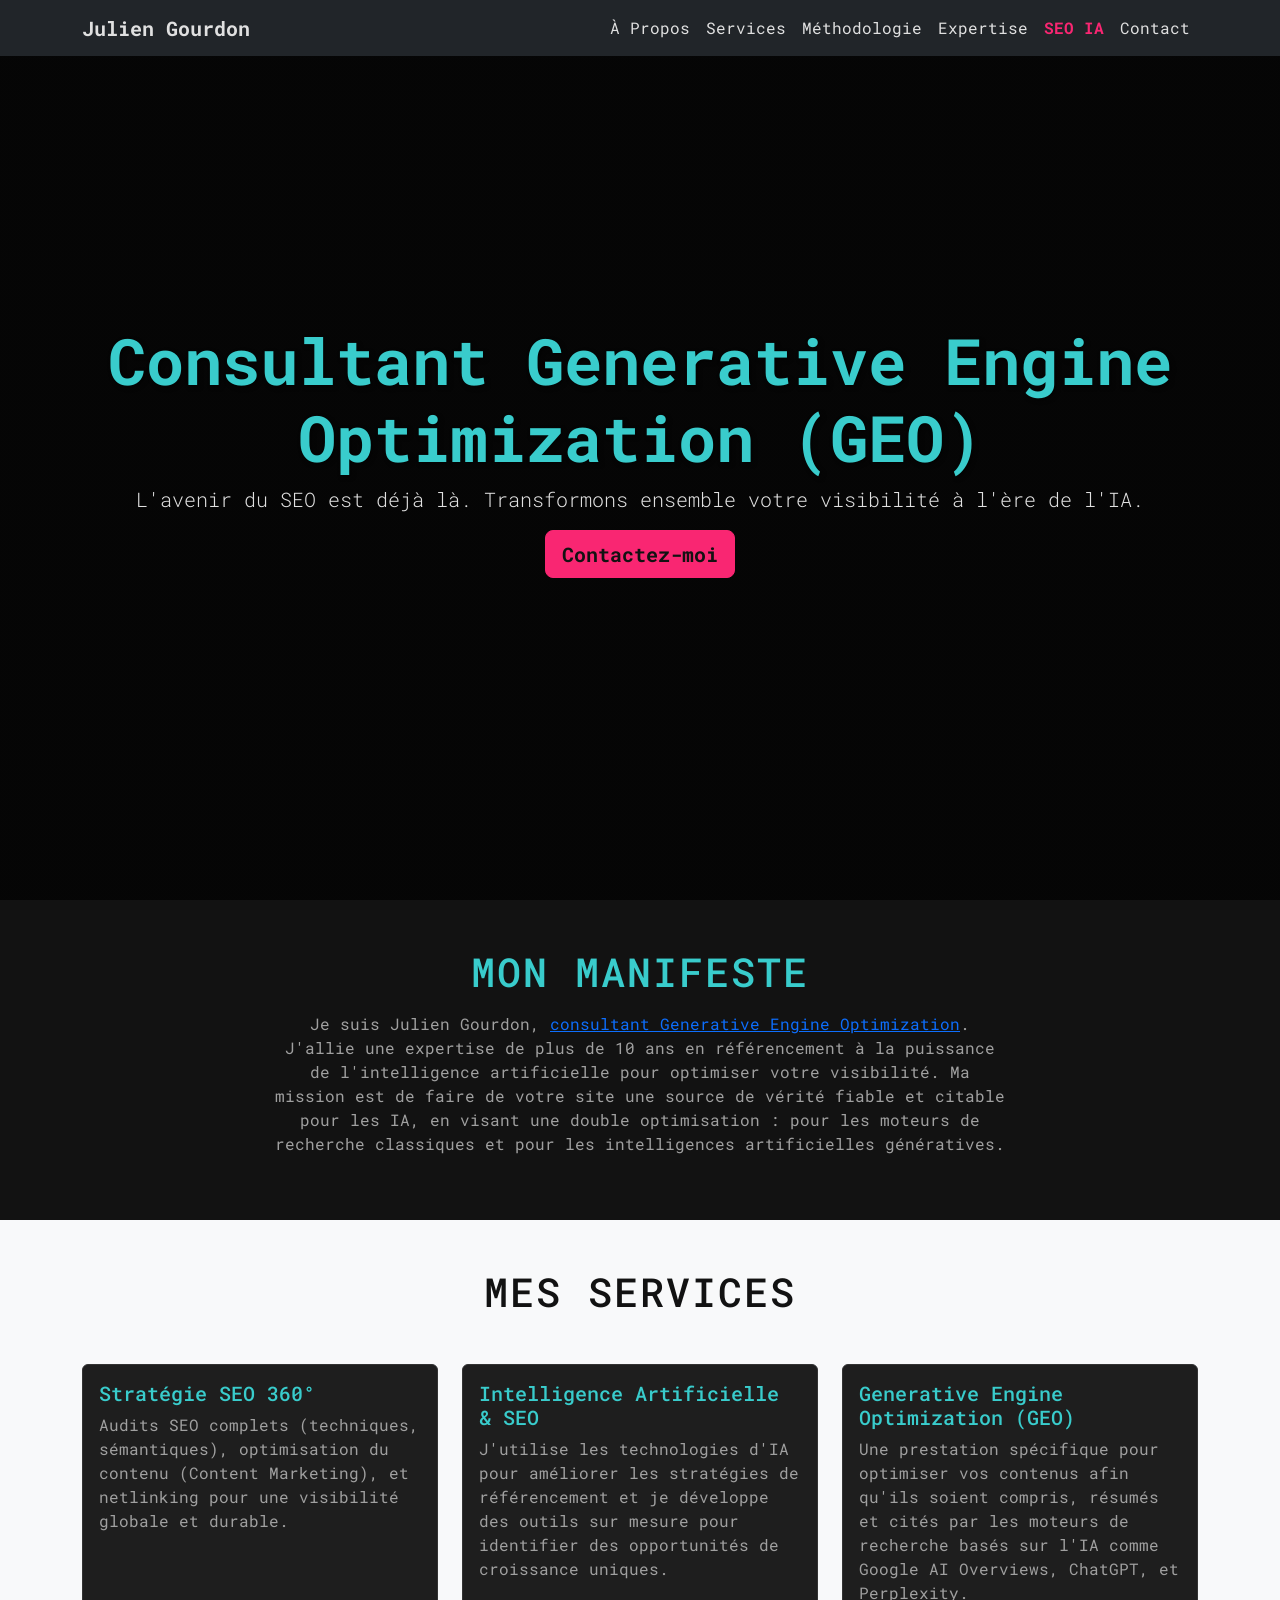
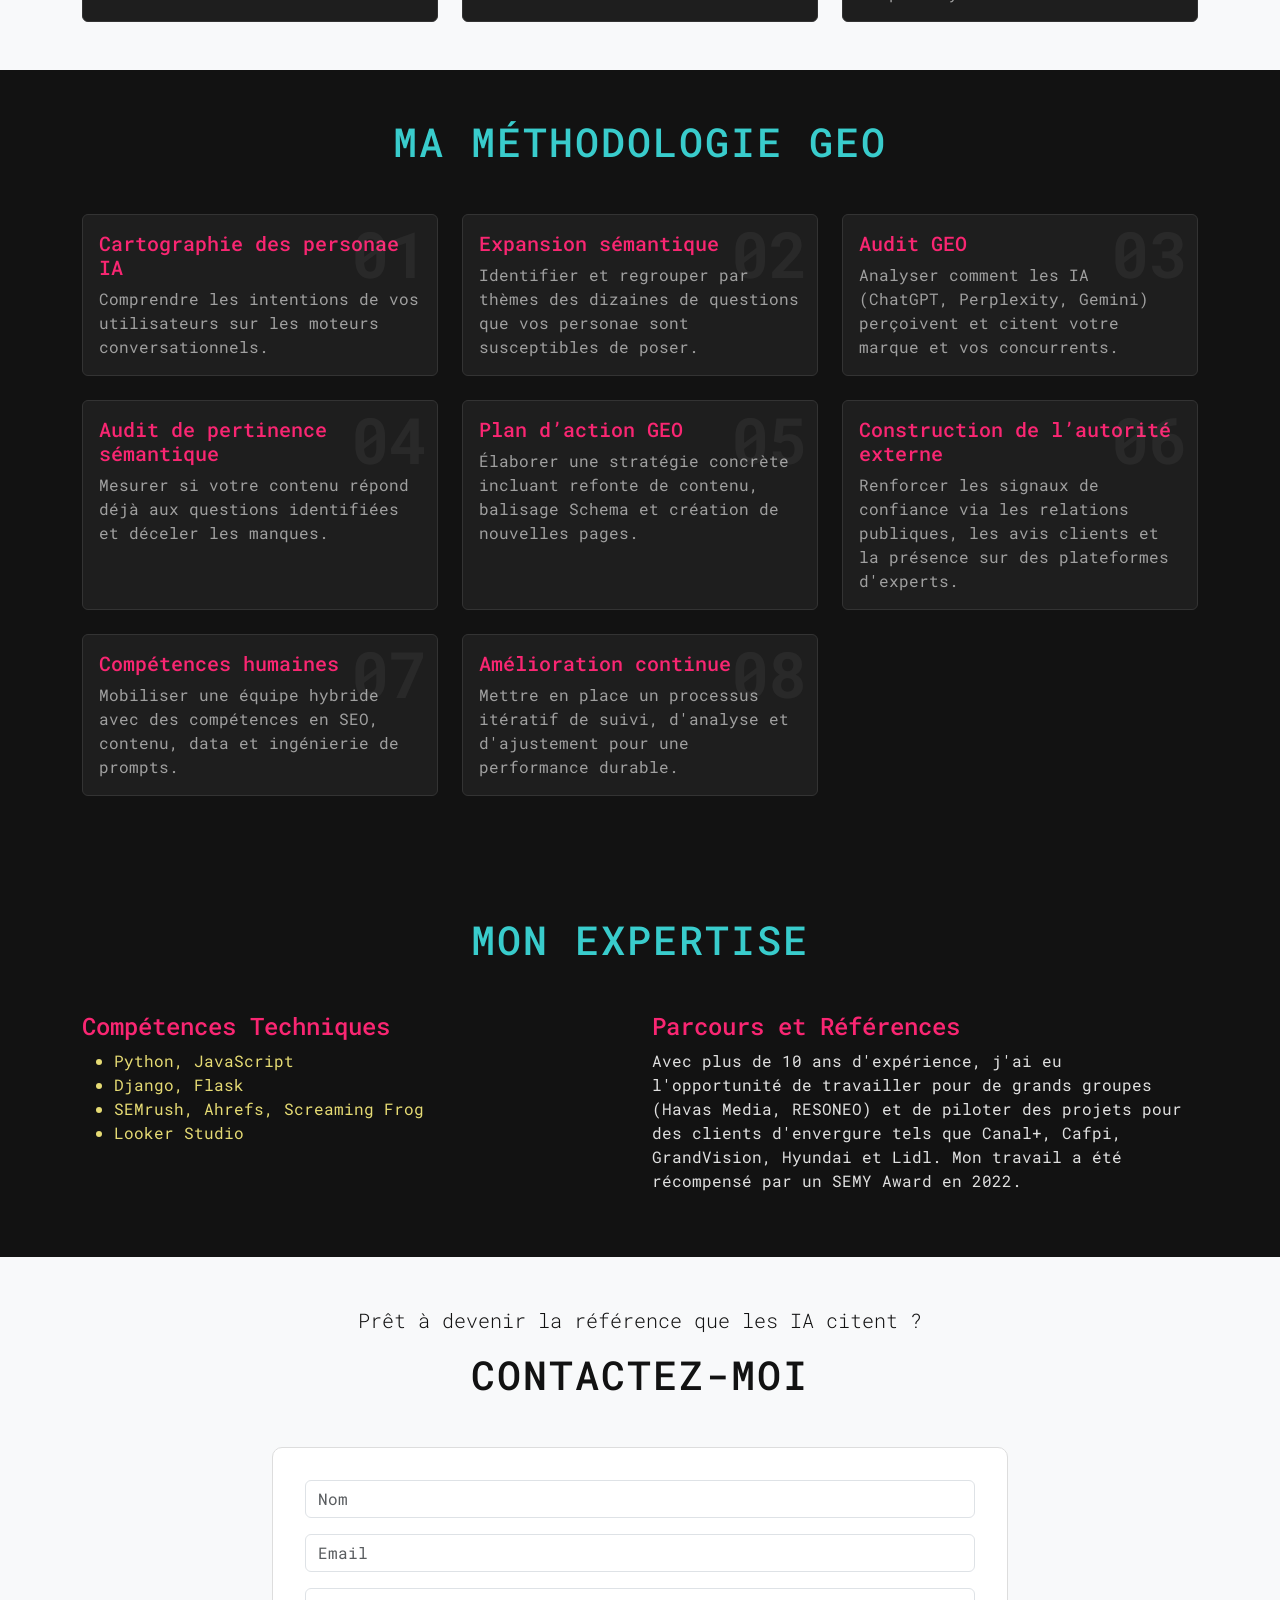
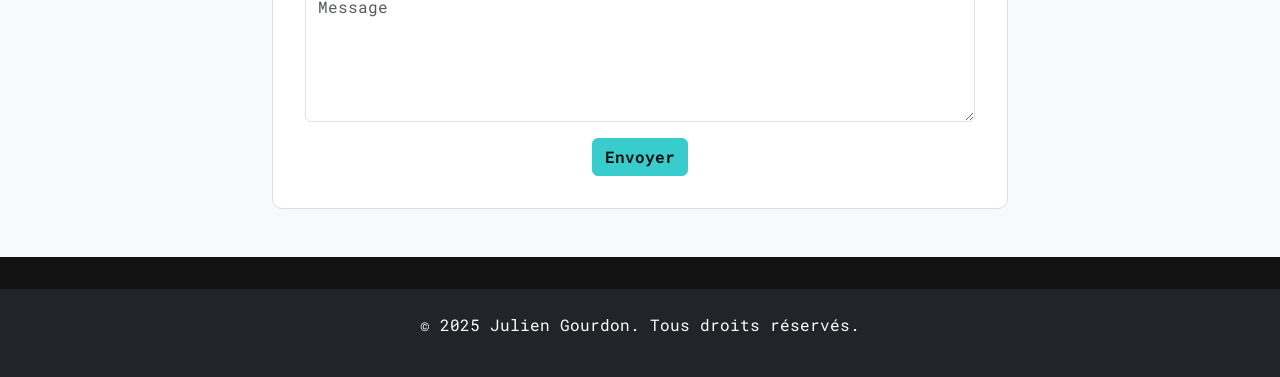
<file: index.html>
<!DOCTYPE html>
<html lang="fr">
<head>
    <meta charset="UTF-8">
    <meta name="viewport" content="width=device-width, initial-scale=1.0">
    <title>Julien Gourdon - Consultant GEO & SEO</title>
    <link href="https://cdn.jsdelivr.net/npm/bootstrap@5.3.3/dist/css/bootstrap.min.css" rel="stylesheet">
    <link rel="preconnect" href="https://fonts.googleapis.com">
    <link rel="preconnect" href="https://fonts.gstatic.com" crossorigin>
    <link href="https://fonts.googleapis.com/css2?family=Roboto+Mono:wght@400;500;700&display=swap" rel="stylesheet">
    <link rel="stylesheet" href="home.css">
</head>
<body>

    <nav class="navbar navbar-expand-lg navbar-dark bg-dark fixed-top">
        <div class="container">
            <a class="navbar-brand" href="#">Julien Gourdon</a>
            <button class="navbar-toggler" type="button" data-bs-toggle="collapse" data-bs-target="#navbarNav" aria-controls="navbarNav" aria-expanded="false" aria-label="Toggle navigation">
                <span class="navbar-toggler-icon"></span>
            </button>
            <div class="collapse navbar-collapse" id="navbarNav">
                <ul class="navbar-nav ms-auto">
                    
                    <li class="nav-item"><a class="nav-link" href="#about">À Propos</a></li>
                    <li class="nav-item"><a class="nav-link" href="#services">Services</a></li>
                    <li class="nav-item"><a class="nav-link" href="#methodology">Méthodologie</a></li>
                    <li class="nav-item"><a class="nav-link" href="#expertise">Expertise</a></li>
                    <li class="nav-item"><a class="nav-link nav-link-accent" href="seo-ia.html">SEO IA</a></li>
                    <li class="nav-item"><a class="nav-link" href="#contact">Contact</a></li>
                </ul>
            </div>
        </div>
    </nav>

    <header id="hero" class="hero-section">
        <div class="container text-center">
            <h1 class="display-4">Consultant Generative Engine Optimization (GEO)</h1>
            <p class="lead">L'avenir du SEO est déjà là. Transformons ensemble votre visibilité à l'ère de l'IA.</p>
            <a href="#contact" class="btn btn-primary btn-lg">Contactez-moi</a>
        </div>
    </header>

    <section id="about" class="py-5">
        <div class="container">
            <div class="row">
                <div class="col-lg-8 mx-auto text-center">
                    <h2 class="section-heading">Mon Manifeste</h2>
                    <p class="text-muted">Je suis Julien Gourdon, <a href="https://julien-gourdon.fr">consultant Generative Engine Optimization</a>. J'allie une expertise de plus de 10 ans en référencement à la puissance de l'intelligence artificielle pour optimiser votre visibilité. Ma mission est de faire de votre site une source de vérité fiable et citable pour les IA, en visant une double optimisation : pour les moteurs de recherche classiques et pour les intelligences artificielles génératives.</p>
                </div>
            </div>
        </div>
    </section>

    <section id="services" class="bg-light py-5">
        <div class="container">
            <div class="text-center mb-5">
                <h2 class="section-heading">Mes Services</h2>
            </div>
            <div class="row">
                <div class="col-md-4">
                    <div class="card h-100">
                        <div class="card-body">
                            <h5 class="card-title">Stratégie SEO 360°</h5>
                            <p class="card-text">Audits SEO complets (techniques, sémantiques), optimisation du contenu (Content Marketing), et netlinking pour une visibilité globale et durable.</p>
                        </div>
                    </div>
                </div>
                <div class="col-md-4">
                    <div class="card h-100">
                        <div class="card-body">
                            <h5 class="card-title">Intelligence Artificielle & SEO</h5>
                            <p class="card-text">J'utilise les technologies d'IA pour améliorer les stratégies de référencement et je développe des outils sur mesure pour identifier des opportunités de croissance uniques.</p>
                        </div>
                    </div>
                </div>
                <div class="col-md-4">
                    <div class="card h-100">
                        <div class="card-body">
                            <h5 class="card-title">Generative Engine Optimization (GEO)</h5>
                            <p class="card-text">Une prestation spécifique pour optimiser vos contenus afin qu'ils soient compris, résumés et cités par les moteurs de recherche basés sur l'IA comme Google AI Overviews, ChatGPT, et Perplexity.</p>
                        </div>
                    </div>
                </div>
            </div>
        </div>
    </section>

    <section id="methodology" class="py-5">
        <div class="container">
            <div class="text-center mb-5">
                <h2 class="section-heading">Ma Méthodologie GEO</h2>
            </div>
            <div class="row">
                <div class="col-md-6 col-lg-4 mb-4">
                    <div class="card methodology-card h-100">
                        <div class="card-body">
                            <span class="methodology-step-number">01</span>
                            <h5 class="card-title">Cartographie des personae IA</h5>
                            <p class="card-text">Comprendre les intentions de vos utilisateurs sur les moteurs conversationnels.</p>
                        </div>
                    </div>
                </div>
                <div class="col-md-6 col-lg-4 mb-4">
                    <div class="card methodology-card h-100">
                        <div class="card-body">
                            <span class="methodology-step-number">02</span>
                            <h5 class="card-title">Expansion sémantique</h5>
                            <p class="card-text">Identifier et regrouper par thèmes des dizaines de questions que vos personae sont susceptibles de poser.</p>
                        </div>
                    </div>
                </div>
                <div class="col-md-6 col-lg-4 mb-4">
                    <div class="card methodology-card h-100">
                        <div class="card-body">
                            <span class="methodology-step-number">03</span>
                            <h5 class="card-title">Audit GEO</h5>
                            <p class="card-text">Analyser comment les IA (ChatGPT, Perplexity, Gemini) perçoivent et citent votre marque et vos concurrents.</p>
                        </div>
                    </div>
                </div>
                <div class="col-md-6 col-lg-4 mb-4">
                    <div class="card methodology-card h-100">
                        <div class="card-body">
                            <span class="methodology-step-number">04</span>
                            <h5 class="card-title">Audit de pertinence sémantique</h5>
                            <p class="card-text">Mesurer si votre contenu répond déjà aux questions identifiées et déceler les manques.</p>
                        </div>
                    </div>
                </div>
                <div class="col-md-6 col-lg-4 mb-4">
                    <div class="card methodology-card h-100">
                        <div class="card-body">
                            <span class="methodology-step-number">05</span>
                            <h5 class="card-title">Plan d’action GEO</h5>
                            <p class="card-text">Élaborer une stratégie concrète incluant refonte de contenu, balisage Schema et création de nouvelles pages.</p>
                        </div>
                    </div>
                </div>
                <div class="col-md-6 col-lg-4 mb-4">
                    <div class="card methodology-card h-100">
                        <div class="card-body">
                            <span class="methodology-step-number">06</span>
                            <h5 class="card-title">Construction de l’autorité externe</h5>
                            <p class="card-text">Renforcer les signaux de confiance via les relations publiques, les avis clients et la présence sur des plateformes d'experts.</p>
                        </div>
                    </div>
                </div>
                <div class="col-md-6 col-lg-4 mb-4">
                    <div class="card methodology-card h-100">
                        <div class="card-body">
                            <span class="methodology-step-number">07</span>
                            <h5 class="card-title">Compétences humaines</h5>
                            <p class="card-text">Mobiliser une équipe hybride avec des compétences en SEO, contenu, data et ingénierie de prompts.</p>
                        </div>
                    </div>
                </div>
                <div class="col-md-6 col-lg-4 mb-4">
                    <div class="card methodology-card h-100">
                        <div class="card-body">
                            <span class="methodology-step-number">08</span>
                            <h5 class="card-title">Amélioration continue</h5>
                            <p class="card-text">Mettre en place un processus itératif de suivi, d'analyse et d'ajustement pour une performance durable.</p>
                        </div>
                    </div>
                </div>
            </div>
        </div>
    </section>

    <section id="expertise" class="py-5">
        <div class="container">
            <div class="text-center mb-5">
                <h2 class="section-heading">Mon Expertise</h2>
            </div>
            <div class="row">
                <div class="col-lg-6">
                    <h4>Compétences Techniques</h4>
                    <ul class="skills-list">
                        <li>Python, JavaScript</li>
                        <li>Django, Flask</li>
                        <li>SEMrush, Ahrefs, Screaming Frog</li>
                        <li>Looker Studio</li>
                    </ul>
                </div>
                <div class="col-lg-6">
                    <h4>Parcours et Références</h4>
                    <p>Avec plus de 10 ans d'expérience, j'ai eu l'opportunité de travailler pour de grands groupes (Havas Media, RESONEO) et de piloter des projets pour des clients d'envergure tels que Canal+, Cafpi, GrandVision, Hyundai et Lidl. Mon travail a été récompensé par un SEMY Award en 2022.</p>
                </div>
            </div>
        </div>
    </section>

    <section id="contact" class="bg-light py-5">
        <div class="container">
            <div class="text-center mb-5">
                <p class="lead">Prêt à devenir la référence que les IA citent ?</p>
                <h2 class="section-heading">Contactez-moi</h2>
            </div>
            <div class="row">
                <div class="col-lg-8 mx-auto">
                    <form>
                        <div class="mb-3">
                            <input type="text" class="form-control" placeholder="Nom">
                        </div>
                        <div class="mb-3">
                            <input type="email" class="form-control" placeholder="Email">
                        </div>
                        <div class="mb-3">
                            <textarea class="form-control" rows="5" placeholder="Message"></textarea>
                        </div>
                        <div class="text-center">
                            <button type="submit" class="btn btn-primary">Envoyer</button>
                        </div>
                    </form>
                </div>
            </div>
        </div>
    </section>

    <footer class="py-4 bg-dark text-white">
        <div class="container text-center">
            <p>&copy; 2025 Julien Gourdon. Tous droits réservés.</p>
        </div>
    </footer>

    <script src="https://cdn.jsdelivr.net/npm/bootstrap@5.3.3/dist/js/bootstrap.bundle.min.js"></script>
    <script src="home.js"></script>
</body>
</html>
</file>
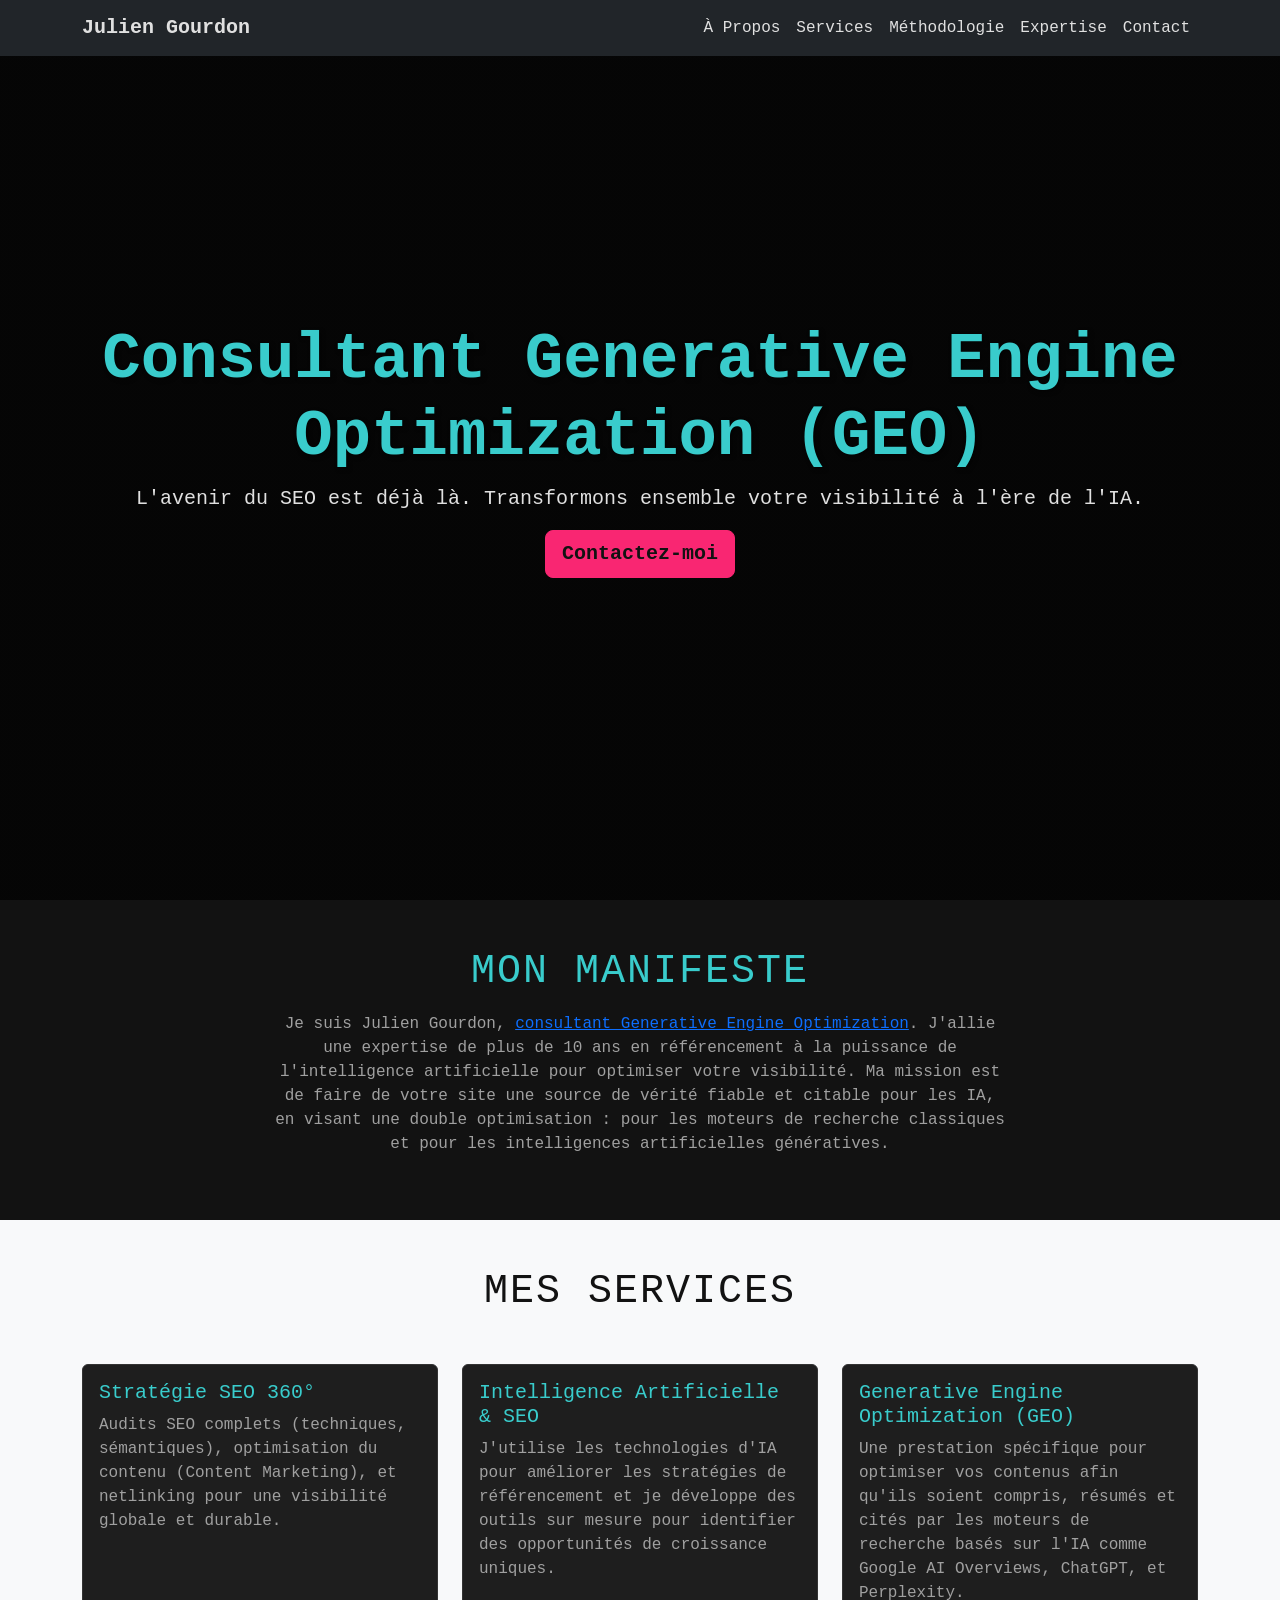
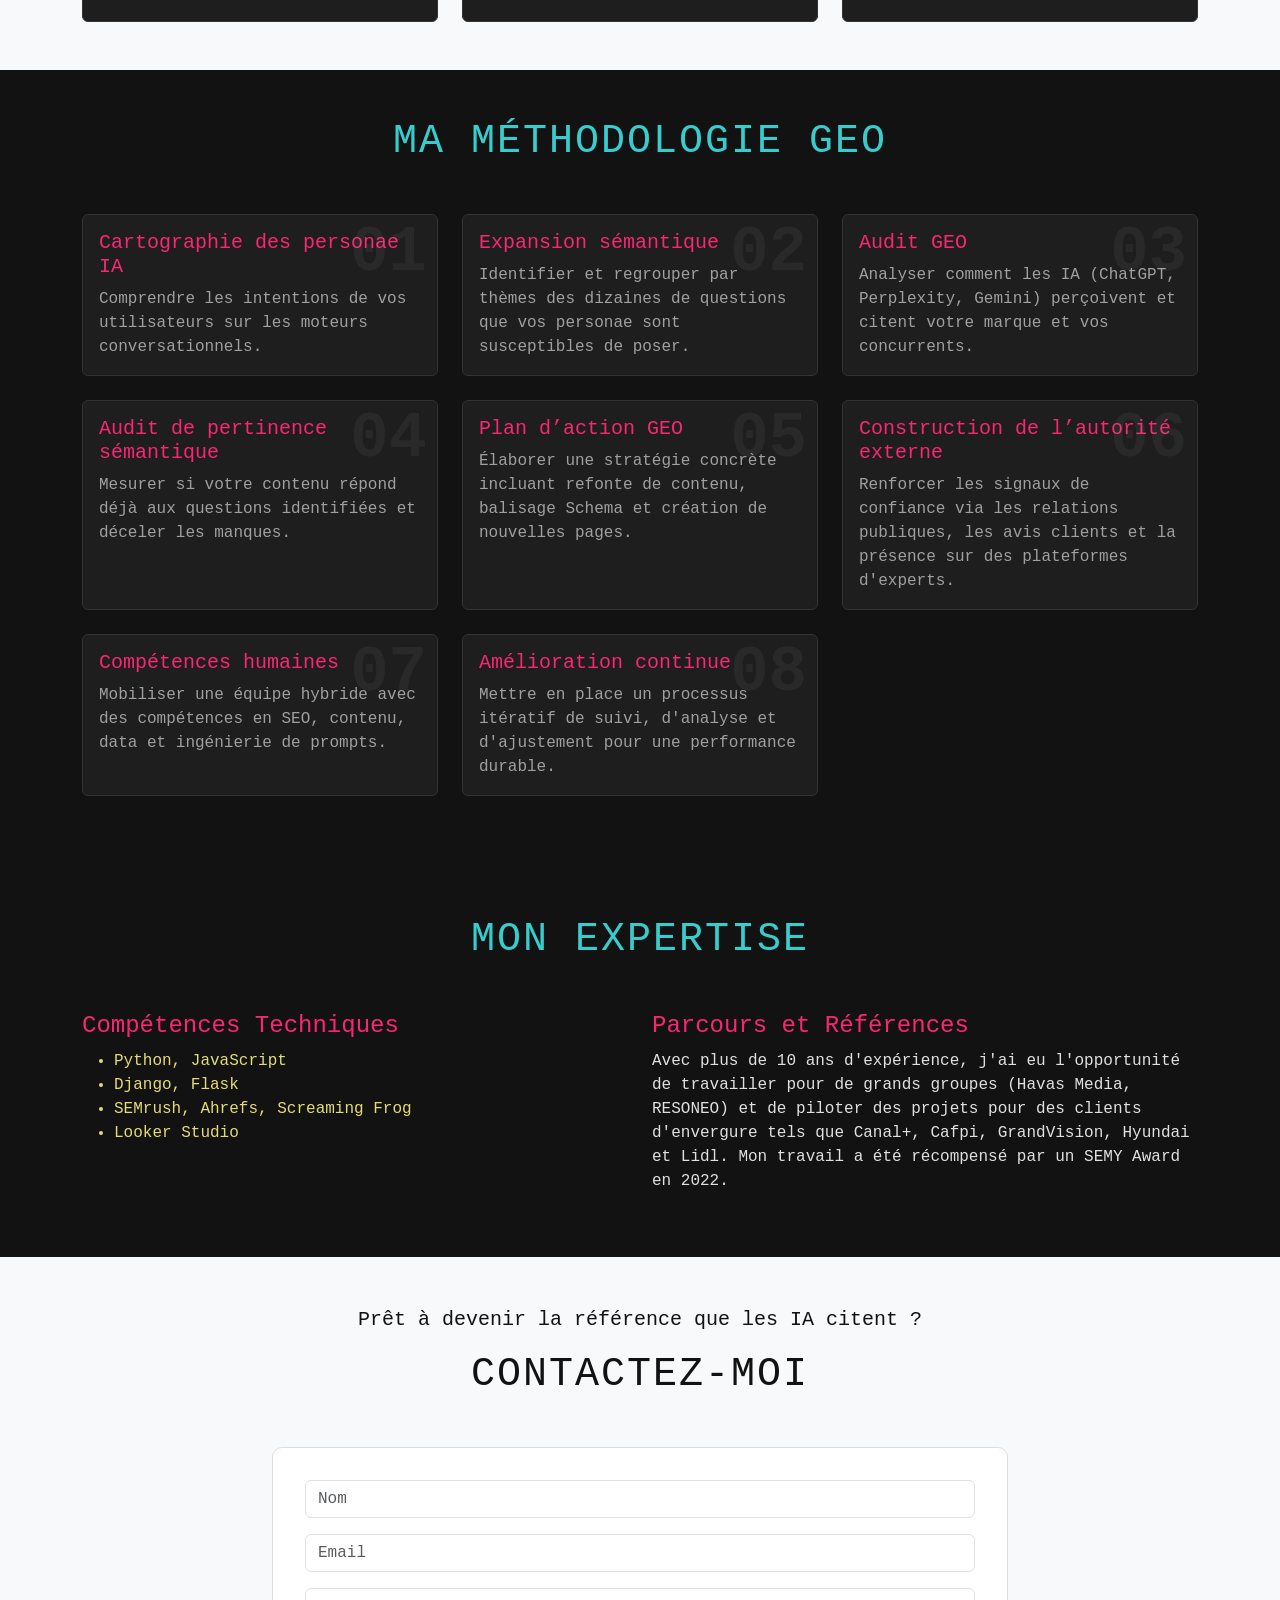
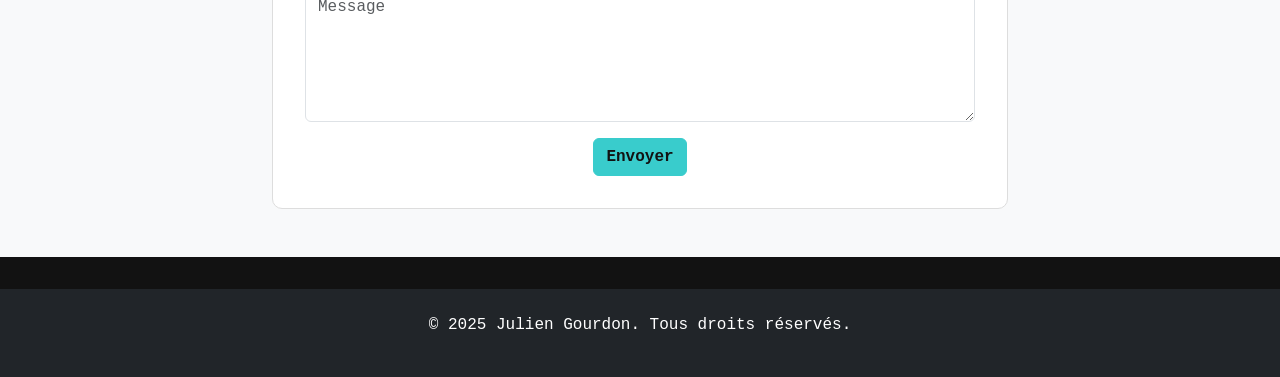
<file: home.html>
<!DOCTYPE html>
<html lang="fr">
<head>
    <meta charset="UTF-8">
    <meta name="viewport" content="width=device-width, initial-scale=1.0">
    <title>Julien Gourdon - Consultant GEO & SEO</title>
    <link href="https://cdn.jsdelivr.net/npm/bootstrap@5.3.3/dist/css/bootstrap.min.css" rel="stylesheet">
    <link rel="stylesheet" href="home.css">
</head>
<body>

    <nav class="navbar navbar-expand-lg navbar-dark bg-dark fixed-top">
        <div class="container">
            <a class="navbar-brand" href="#">Julien Gourdon</a>
            <button class="navbar-toggler" type="button" data-bs-toggle="collapse" data-bs-target="#navbarNav" aria-controls="navbarNav" aria-expanded="false" aria-label="Toggle navigation">
                <span class="navbar-toggler-icon"></span>
            </button>
            <div class="collapse navbar-collapse" id="navbarNav">
                <ul class="navbar-nav ms-auto">
                    
                    <li class="nav-item"><a class="nav-link" href="#about">À Propos</a></li>
                    <li class="nav-item"><a class="nav-link" href="#services">Services</a></li>
                    <li class="nav-item"><a class="nav-link" href="#methodology">Méthodologie</a></li>
                    <li class="nav-item"><a class="nav-link" href="#expertise">Expertise</a></li>
                    <li class="nav-item"><a class="nav-link" href="#contact">Contact</a></li>
                </ul>
            </div>
        </div>
    </nav>

    <header id="hero" class="hero-section">
        <div class="container text-center">
            <h1 class="display-4">Consultant Generative Engine Optimization (GEO)</h1>
            <p class="lead">L'avenir du SEO est déjà là. Transformons ensemble votre visibilité à l'ère de l'IA.</p>
            <a href="#contact" class="btn btn-primary btn-lg">Contactez-moi</a>
        </div>
    </header>

    <section id="about" class="py-5">
        <div class="container">
            <div class="row">
                <div class="col-lg-8 mx-auto text-center">
                    <h2 class="section-heading">Mon Manifeste</h2>
                    <p class="text-muted">Je suis Julien Gourdon, <a href="https://julien-gourdon.fr">consultant Generative Engine Optimization</a>. J'allie une expertise de plus de 10 ans en référencement à la puissance de l'intelligence artificielle pour optimiser votre visibilité. Ma mission est de faire de votre site une source de vérité fiable et citable pour les IA, en visant une double optimisation : pour les moteurs de recherche classiques et pour les intelligences artificielles génératives.</p>
                </div>
            </div>
        </div>
    </section>

    <section id="services" class="bg-light py-5">
        <div class="container">
            <div class="text-center mb-5">
                <h2 class="section-heading">Mes Services</h2>
            </div>
            <div class="row">
                <div class="col-md-4">
                    <div class="card h-100">
                        <div class="card-body">
                            <h5 class="card-title">Stratégie SEO 360°</h5>
                            <p class="card-text">Audits SEO complets (techniques, sémantiques), optimisation du contenu (Content Marketing), et netlinking pour une visibilité globale et durable.</p>
                        </div>
                    </div>
                </div>
                <div class="col-md-4">
                    <div class="card h-100">
                        <div class="card-body">
                            <h5 class="card-title">Intelligence Artificielle & SEO</h5>
                            <p class="card-text">J'utilise les technologies d'IA pour améliorer les stratégies de référencement et je développe des outils sur mesure pour identifier des opportunités de croissance uniques.</p>
                        </div>
                    </div>
                </div>
                <div class="col-md-4">
                    <div class="card h-100">
                        <div class="card-body">
                            <h5 class="card-title">Generative Engine Optimization (GEO)</h5>
                            <p class="card-text">Une prestation spécifique pour optimiser vos contenus afin qu'ils soient compris, résumés et cités par les moteurs de recherche basés sur l'IA comme Google AI Overviews, ChatGPT, et Perplexity.</p>
                        </div>
                    </div>
                </div>
            </div>
        </div>
    </section>

    <section id="methodology" class="py-5">
        <div class="container">
            <div class="text-center mb-5">
                <h2 class="section-heading">Ma Méthodologie GEO</h2>
            </div>
            <div class="row">
                <div class="col-md-6 col-lg-4 mb-4">
                    <div class="card methodology-card h-100">
                        <div class="card-body">
                            <span class="methodology-step-number">01</span>
                            <h5 class="card-title">Cartographie des personae IA</h5>
                            <p class="card-text">Comprendre les intentions de vos utilisateurs sur les moteurs conversationnels.</p>
                        </div>
                    </div>
                </div>
                <div class="col-md-6 col-lg-4 mb-4">
                    <div class="card methodology-card h-100">
                        <div class="card-body">
                            <span class="methodology-step-number">02</span>
                            <h5 class="card-title">Expansion sémantique</h5>
                            <p class="card-text">Identifier et regrouper par thèmes des dizaines de questions que vos personae sont susceptibles de poser.</p>
                        </div>
                    </div>
                </div>
                <div class="col-md-6 col-lg-4 mb-4">
                    <div class="card methodology-card h-100">
                        <div class="card-body">
                            <span class="methodology-step-number">03</span>
                            <h5 class="card-title">Audit GEO</h5>
                            <p class="card-text">Analyser comment les IA (ChatGPT, Perplexity, Gemini) perçoivent et citent votre marque et vos concurrents.</p>
                        </div>
                    </div>
                </div>
                <div class="col-md-6 col-lg-4 mb-4">
                    <div class="card methodology-card h-100">
                        <div class="card-body">
                            <span class="methodology-step-number">04</span>
                            <h5 class="card-title">Audit de pertinence sémantique</h5>
                            <p class="card-text">Mesurer si votre contenu répond déjà aux questions identifiées et déceler les manques.</p>
                        </div>
                    </div>
                </div>
                <div class="col-md-6 col-lg-4 mb-4">
                    <div class="card methodology-card h-100">
                        <div class="card-body">
                            <span class="methodology-step-number">05</span>
                            <h5 class="card-title">Plan d’action GEO</h5>
                            <p class="card-text">Élaborer une stratégie concrète incluant refonte de contenu, balisage Schema et création de nouvelles pages.</p>
                        </div>
                    </div>
                </div>
                <div class="col-md-6 col-lg-4 mb-4">
                    <div class="card methodology-card h-100">
                        <div class="card-body">
                            <span class="methodology-step-number">06</span>
                            <h5 class="card-title">Construction de l’autorité externe</h5>
                            <p class="card-text">Renforcer les signaux de confiance via les relations publiques, les avis clients et la présence sur des plateformes d'experts.</p>
                        </div>
                    </div>
                </div>
                <div class="col-md-6 col-lg-4 mb-4">
                    <div class="card methodology-card h-100">
                        <div class="card-body">
                            <span class="methodology-step-number">07</span>
                            <h5 class="card-title">Compétences humaines</h5>
                            <p class="card-text">Mobiliser une équipe hybride avec des compétences en SEO, contenu, data et ingénierie de prompts.</p>
                        </div>
                    </div>
                </div>
                <div class="col-md-6 col-lg-4 mb-4">
                    <div class="card methodology-card h-100">
                        <div class="card-body">
                            <span class="methodology-step-number">08</span>
                            <h5 class="card-title">Amélioration continue</h5>
                            <p class="card-text">Mettre en place un processus itératif de suivi, d'analyse et d'ajustement pour une performance durable.</p>
                        </div>
                    </div>
                </div>
            </div>
        </div>
    </section>

    <section id="expertise" class="py-5">
        <div class="container">
            <div class="text-center mb-5">
                <h2 class="section-heading">Mon Expertise</h2>
            </div>
            <div class="row">
                <div class="col-lg-6">
                    <h4>Compétences Techniques</h4>
                    <ul class="skills-list">
                        <li>Python, JavaScript</li>
                        <li>Django, Flask</li>
                        <li>SEMrush, Ahrefs, Screaming Frog</li>
                        <li>Looker Studio</li>
                    </ul>
                </div>
                <div class="col-lg-6">
                    <h4>Parcours et Références</h4>
                    <p>Avec plus de 10 ans d'expérience, j'ai eu l'opportunité de travailler pour de grands groupes (Havas Media, RESONEO) et de piloter des projets pour des clients d'envergure tels que Canal+, Cafpi, GrandVision, Hyundai et Lidl. Mon travail a été récompensé par un SEMY Award en 2022.</p>
                </div>
            </div>
        </div>
    </section>

    <section id="contact" class="bg-light py-5">
        <div class="container">
            <div class="text-center mb-5">
                <p class="lead">Prêt à devenir la référence que les IA citent ?</p>
                <h2 class="section-heading">Contactez-moi</h2>
            </div>
            <div class="row">
                <div class="col-lg-8 mx-auto">
                    <form>
                        <div class="mb-3">
                            <input type="text" class="form-control" placeholder="Nom">
                        </div>
                        <div class="mb-3">
                            <input type="email" class="form-control" placeholder="Email">
                        </div>
                        <div class="mb-3">
                            <textarea class="form-control" rows="5" placeholder="Message"></textarea>
                        </div>
                        <div class="text-center">
                            <button type="submit" class="btn btn-primary">Envoyer</button>
                        </div>
                    </form>
                </div>
            </div>
        </div>
    </section>

    <footer class="py-4 bg-dark text-white">
        <div class="container text-center">
            <p>&copy; 2025 Julien Gourdon. Tous droits réservés.</p>
        </div>
    </footer>

    <script src="https://cdn.jsdelivr.net/npm/bootstrap@5.3.3/dist/js/bootstrap.bundle.min.js"></script>
    <script src="home.js"></script>
</body>
</html>
</file>
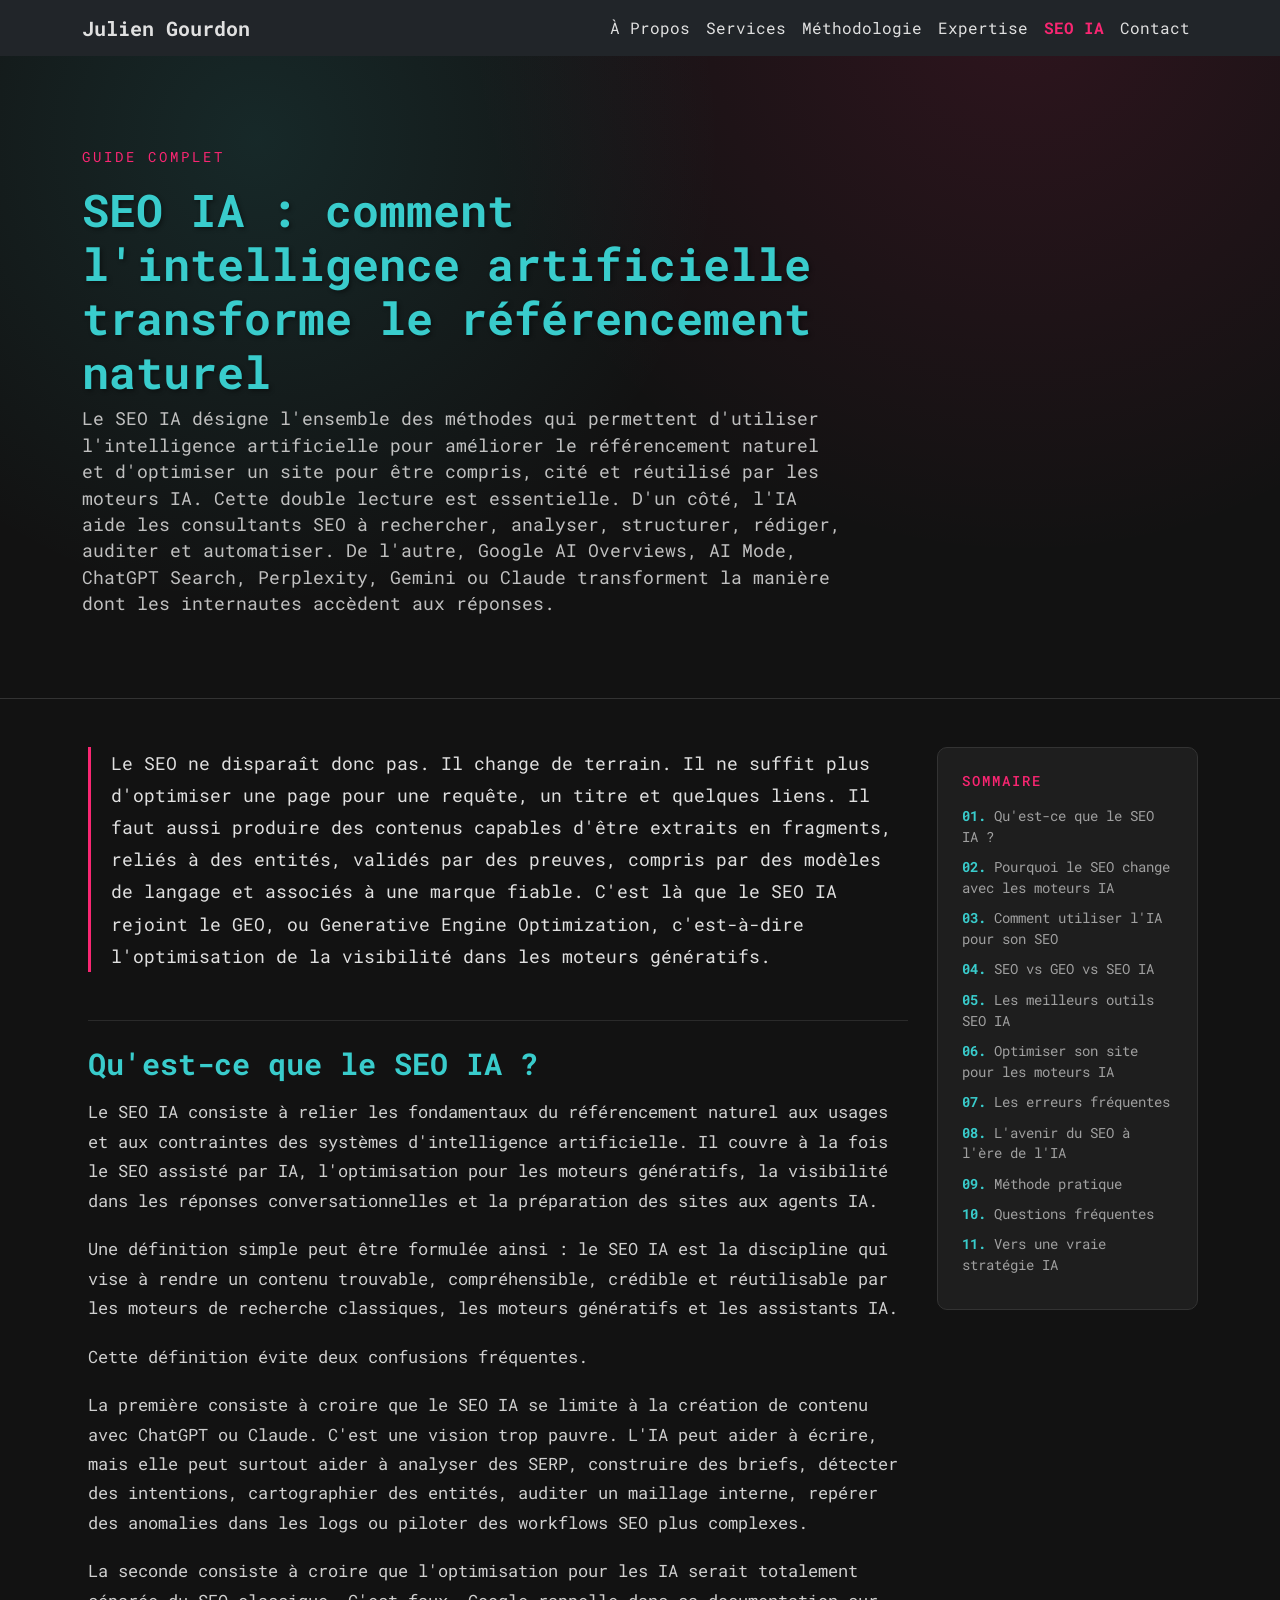
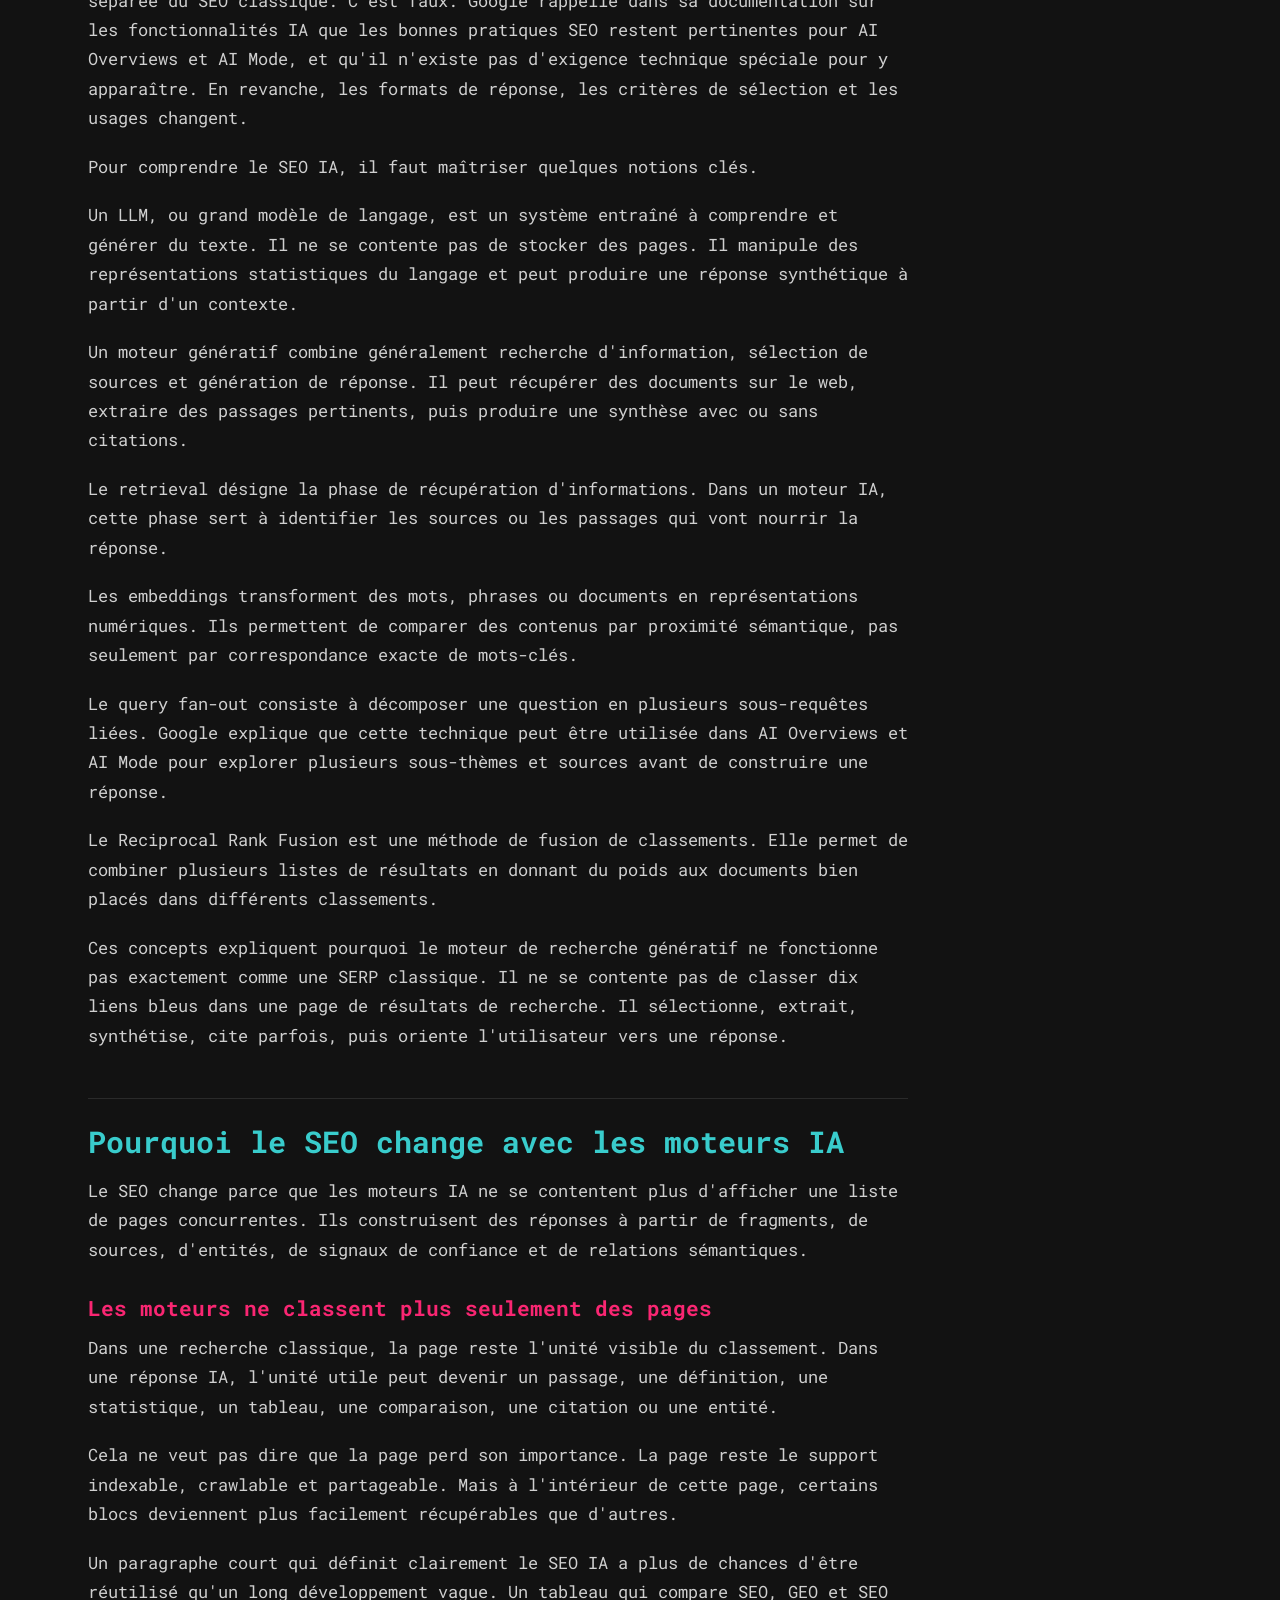
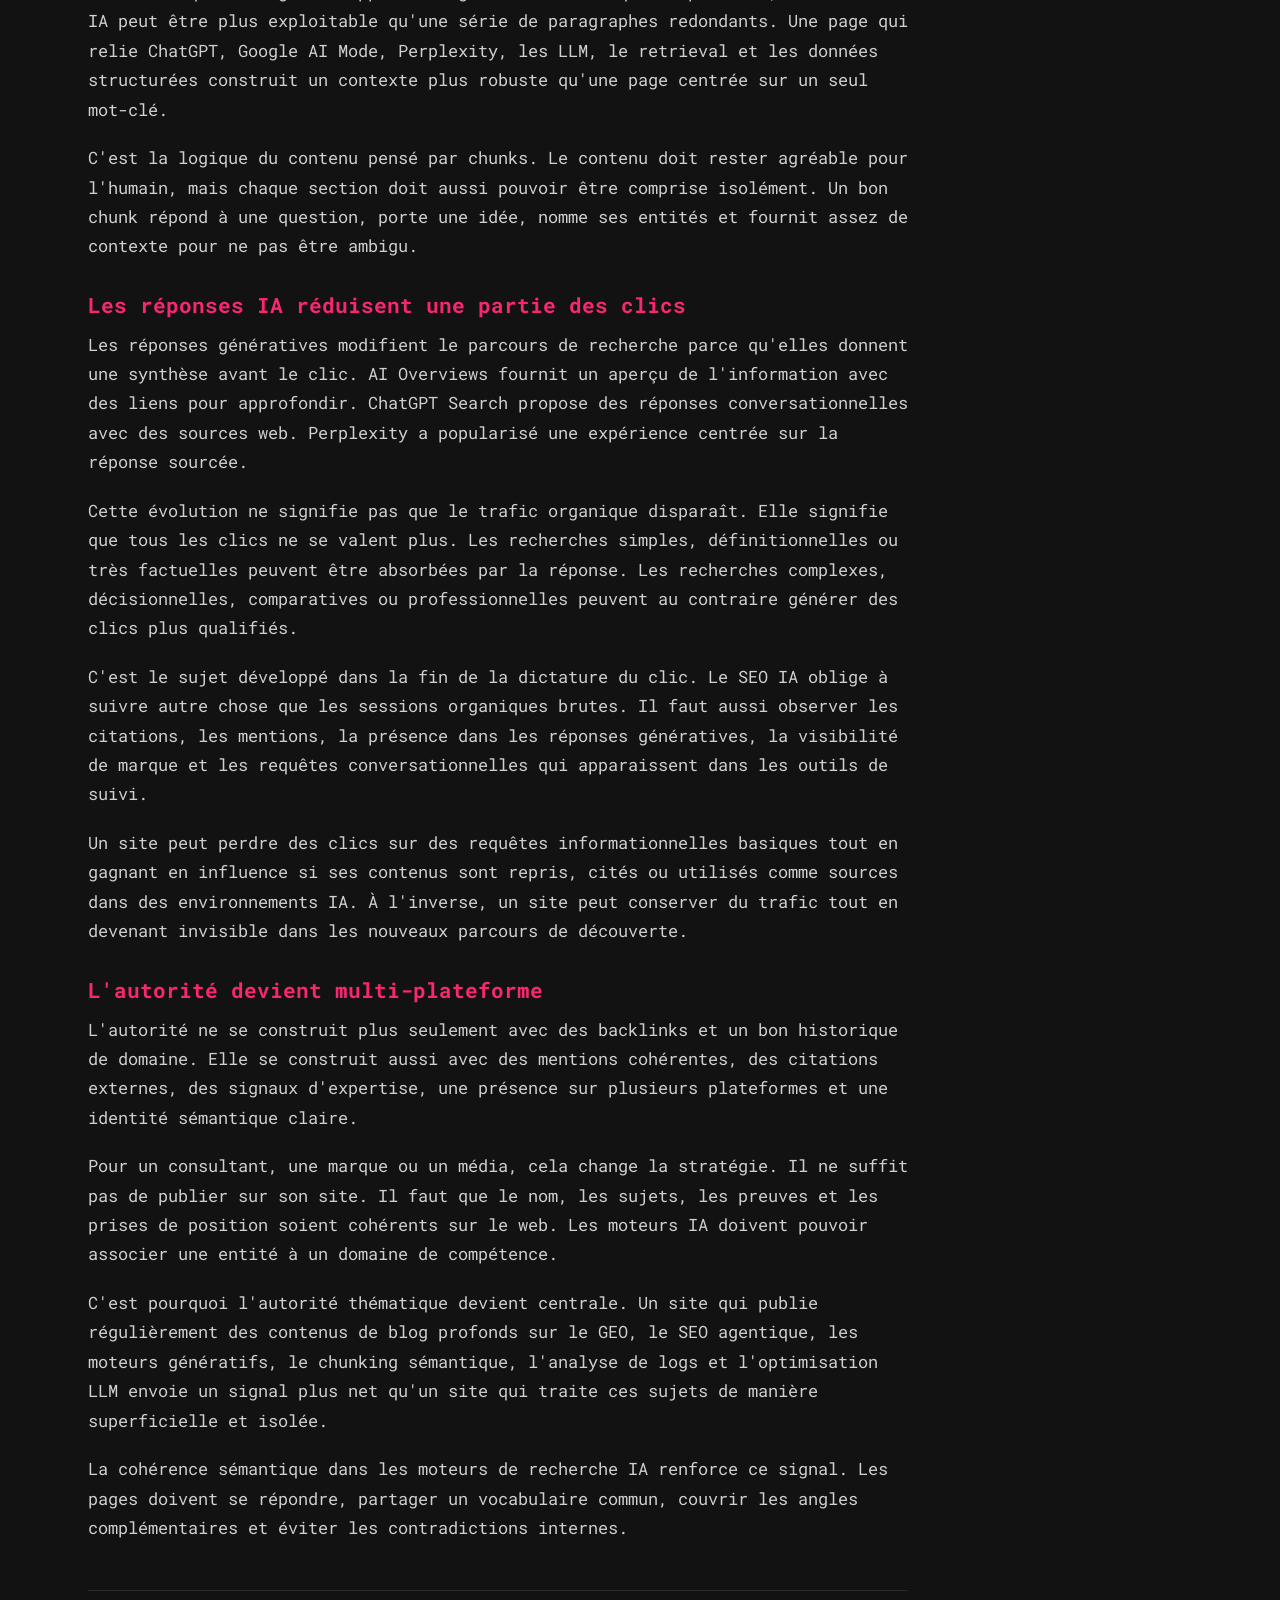
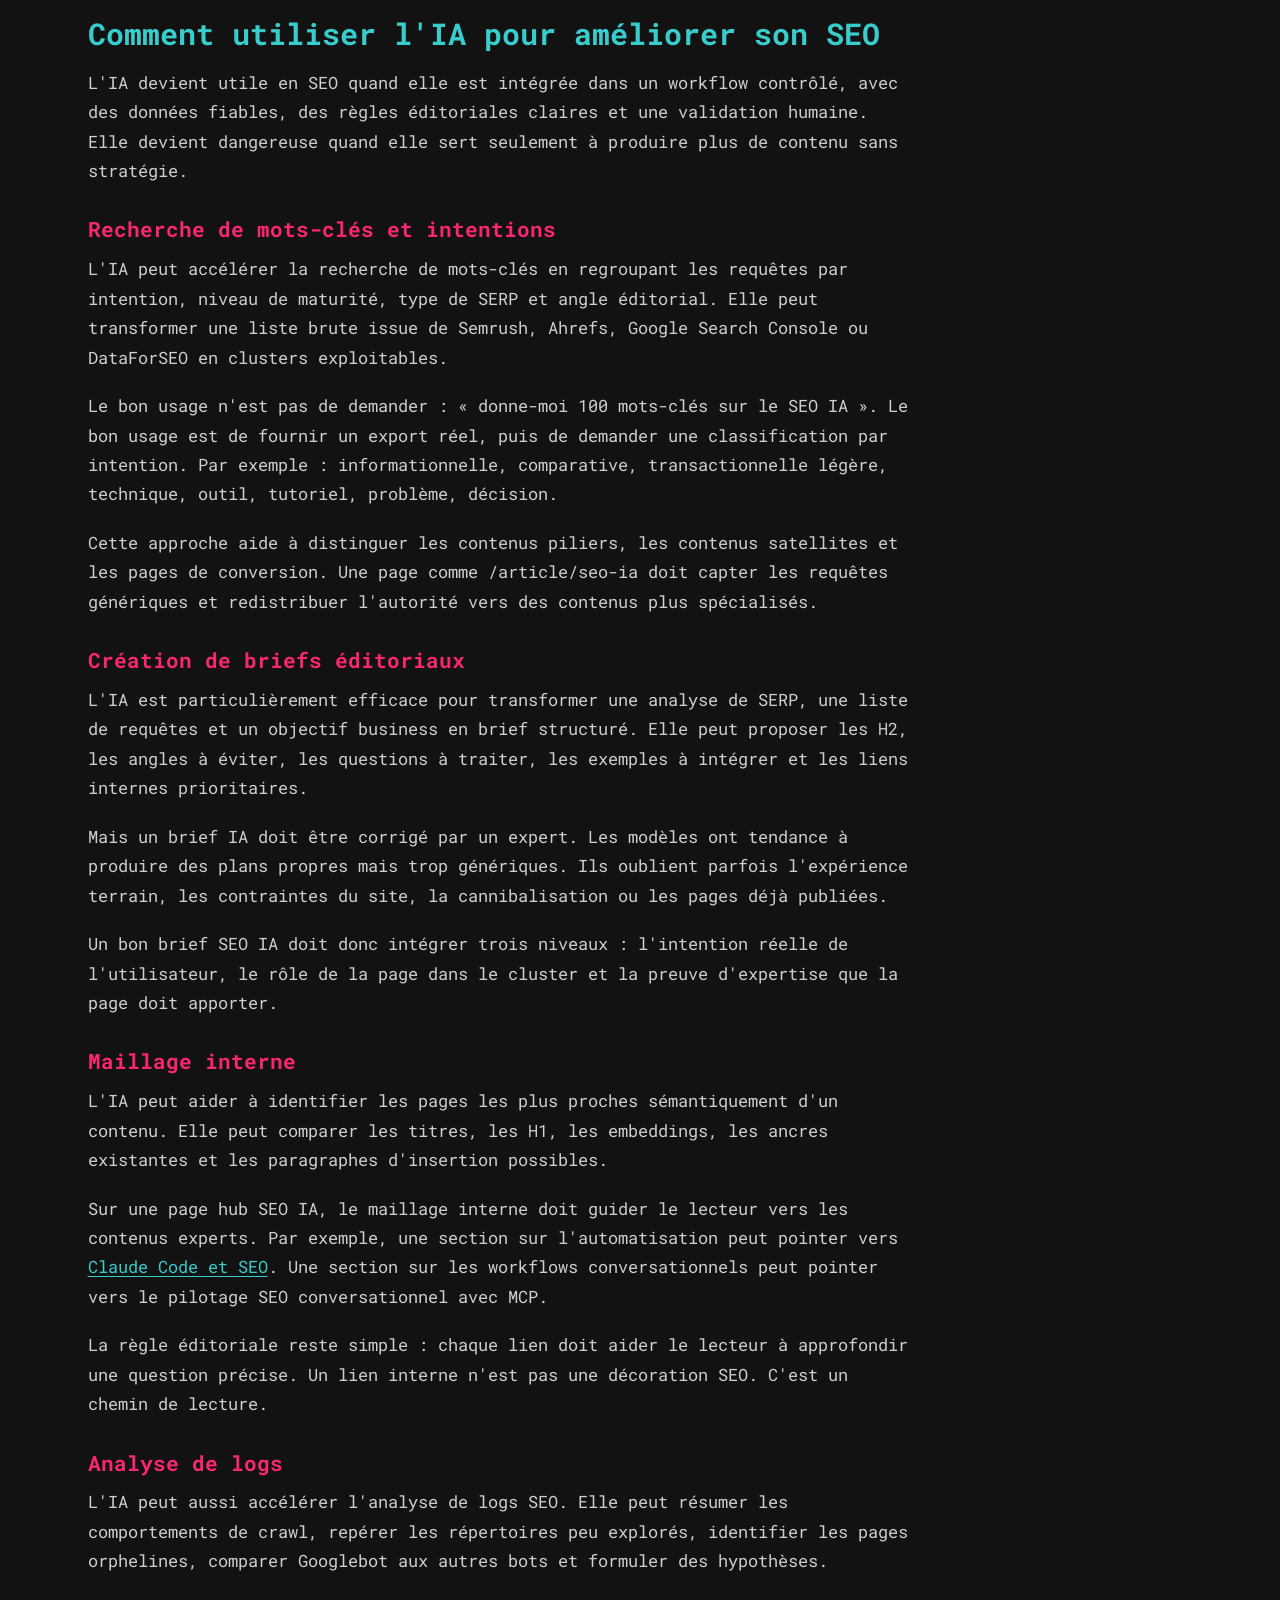
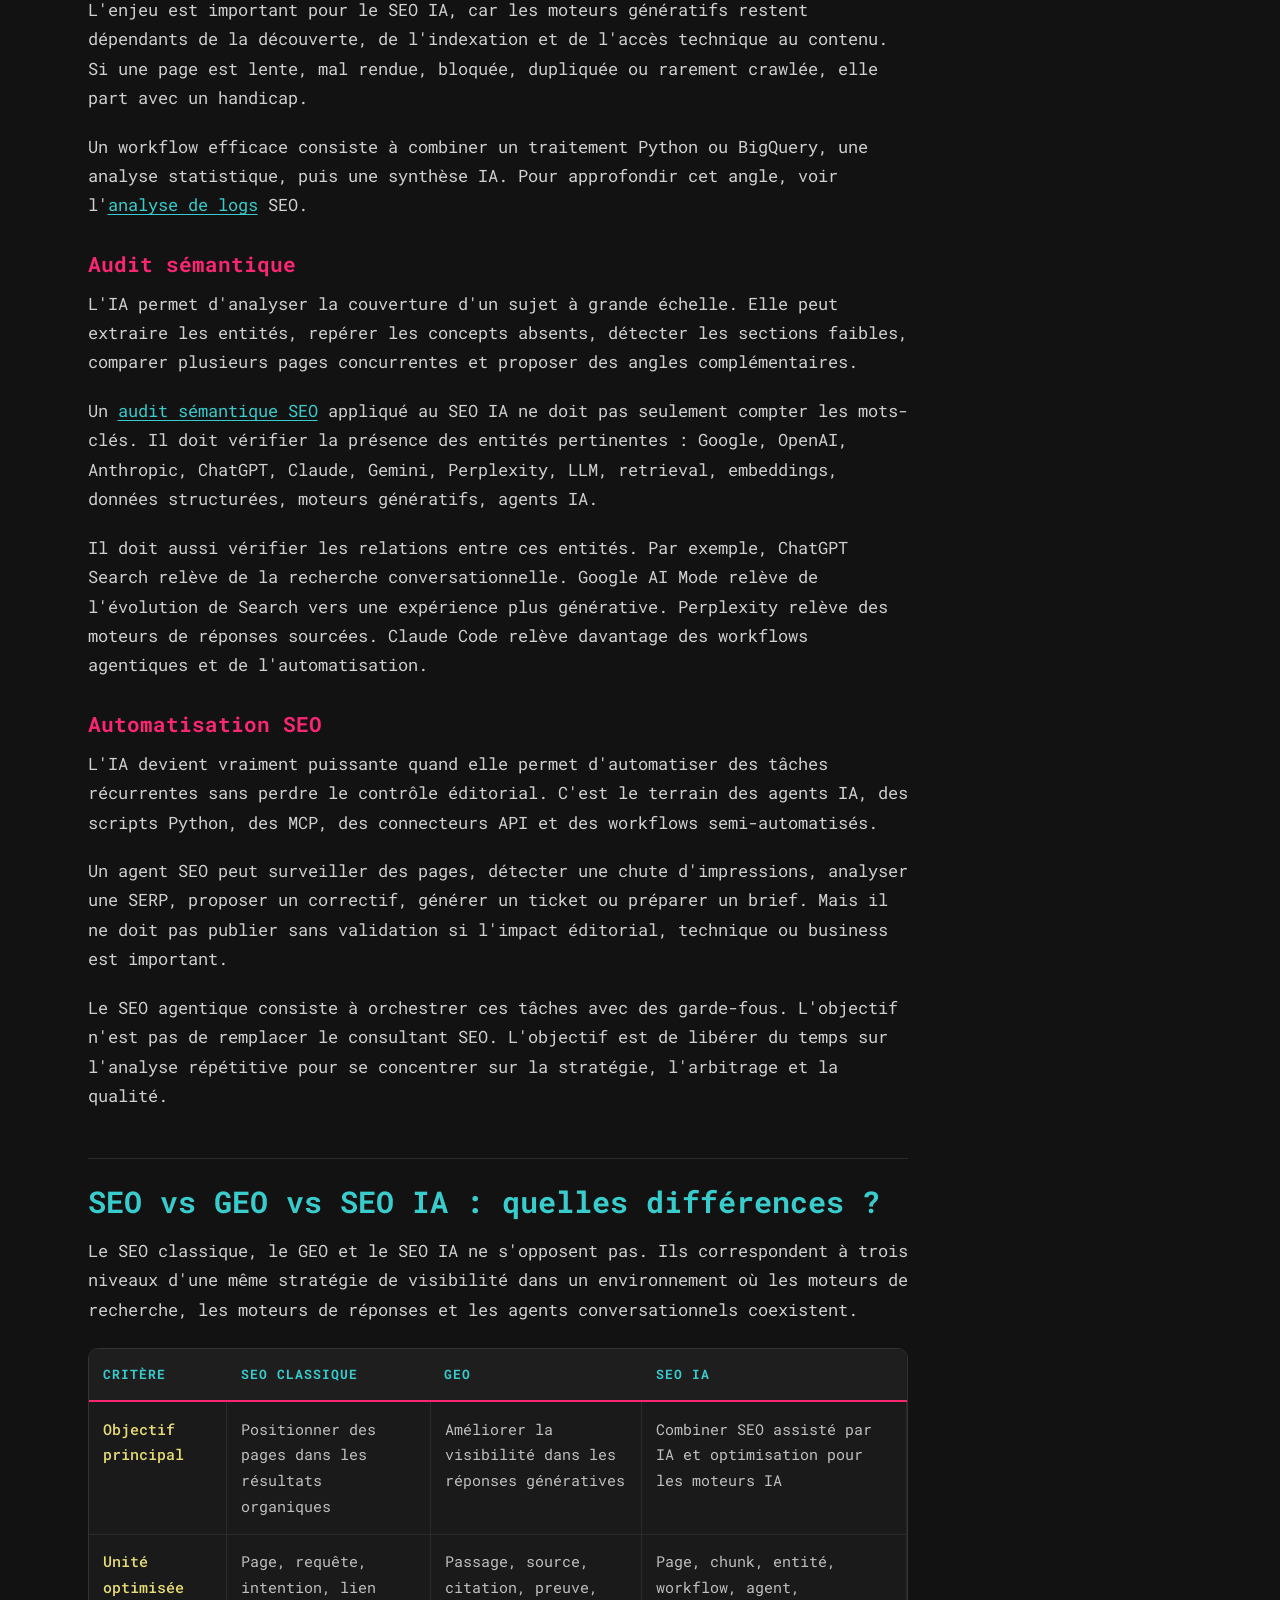
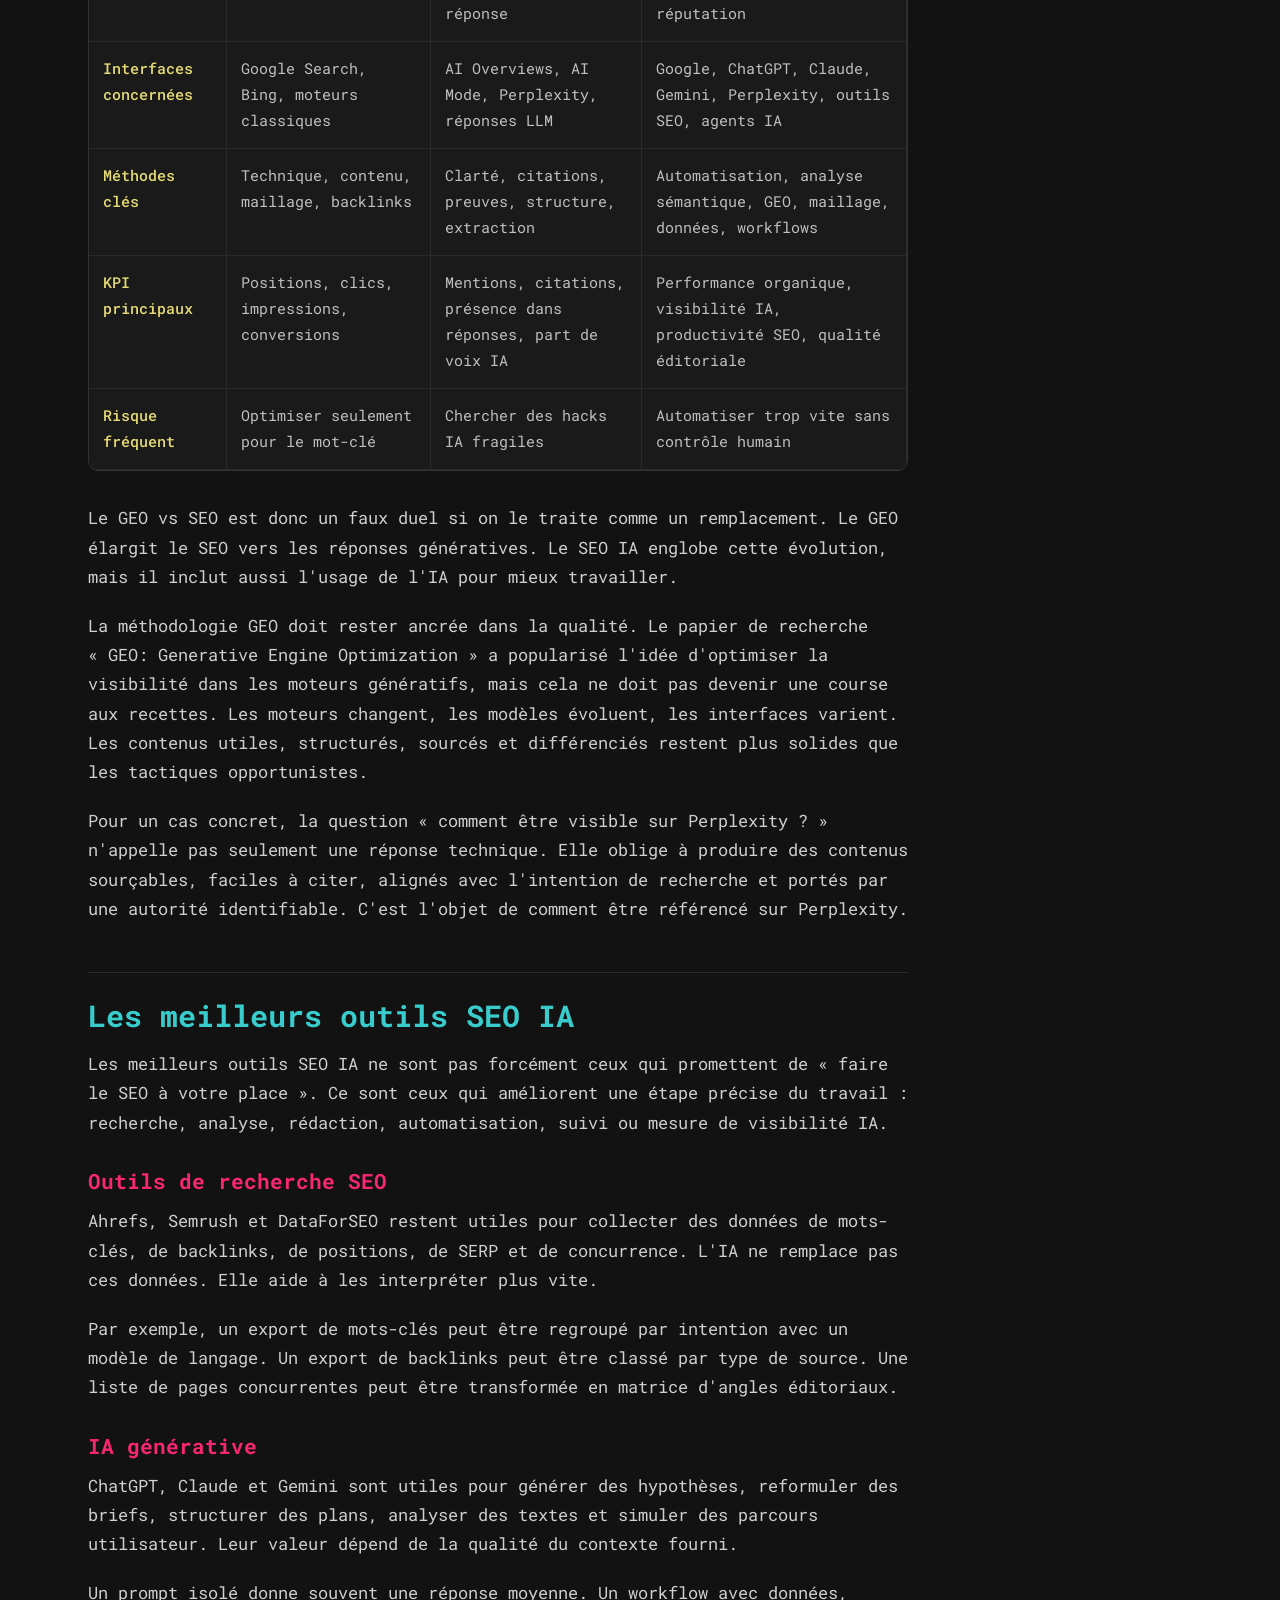
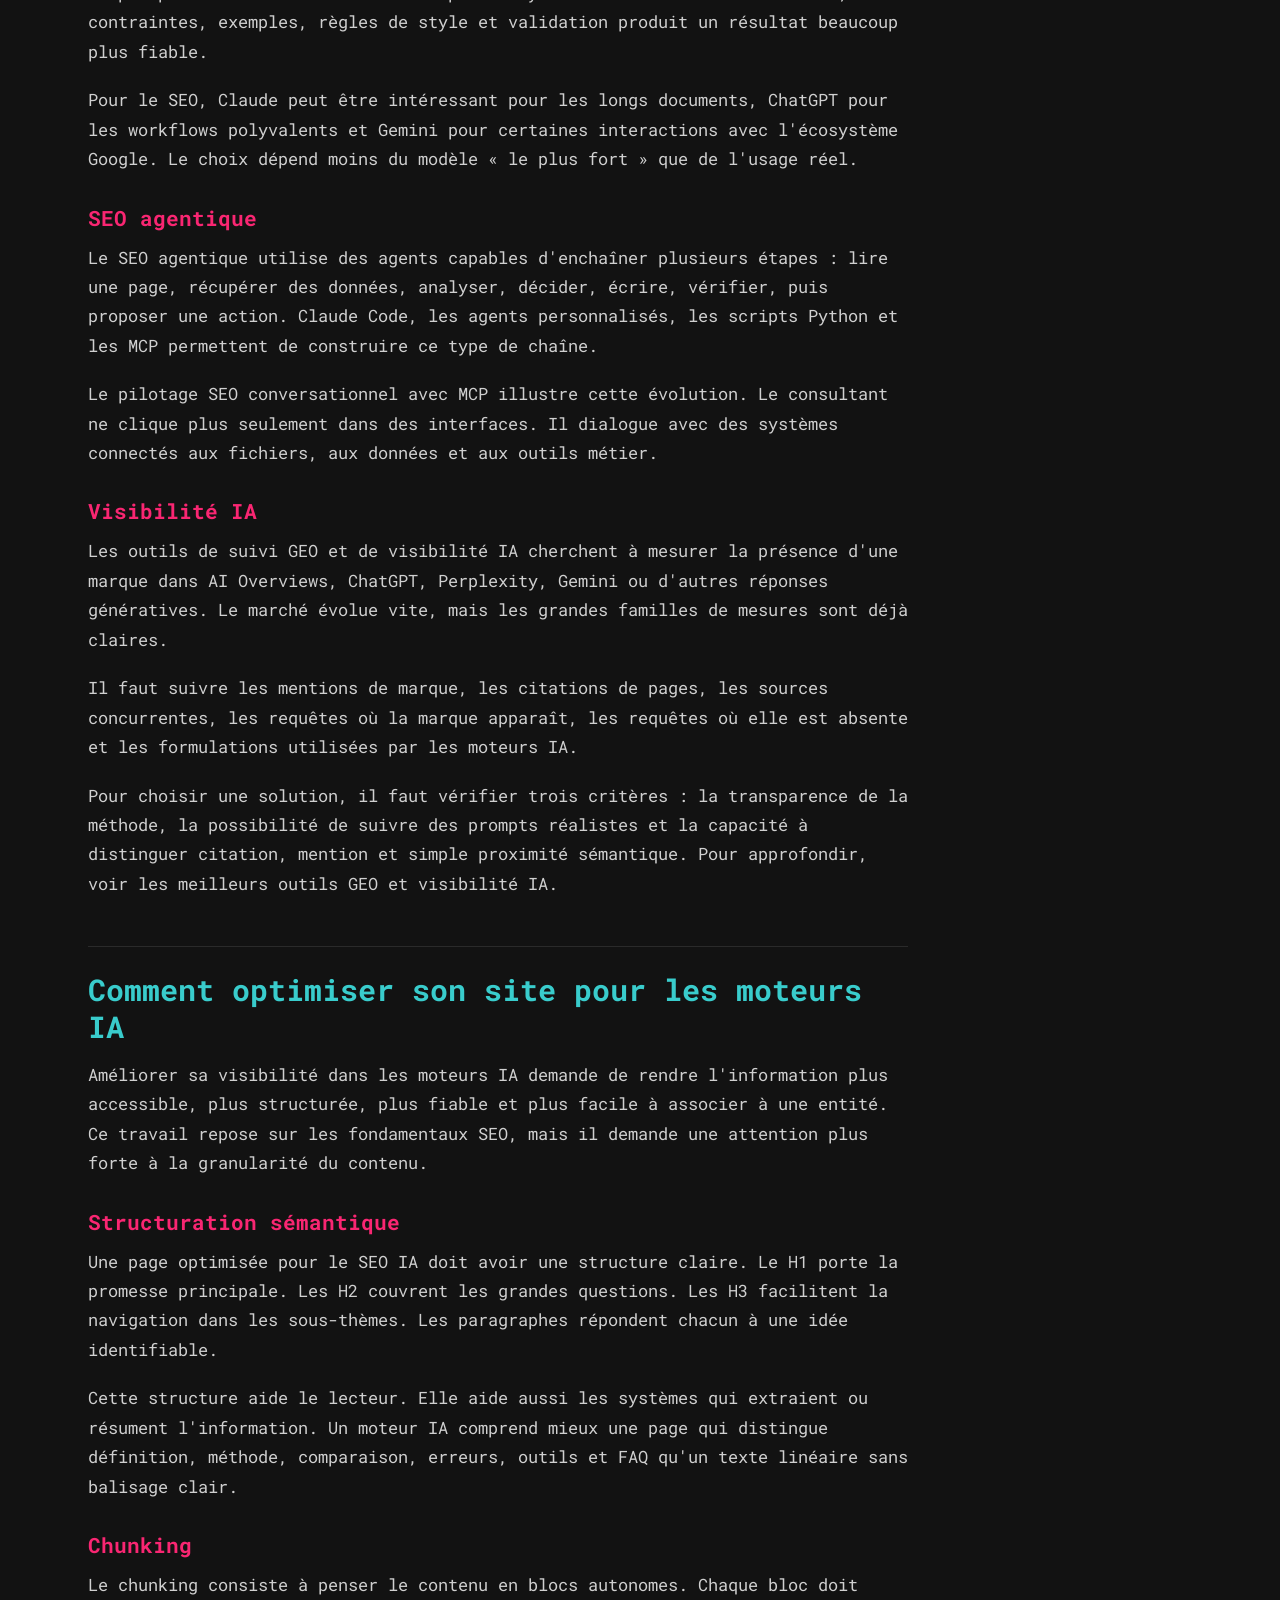
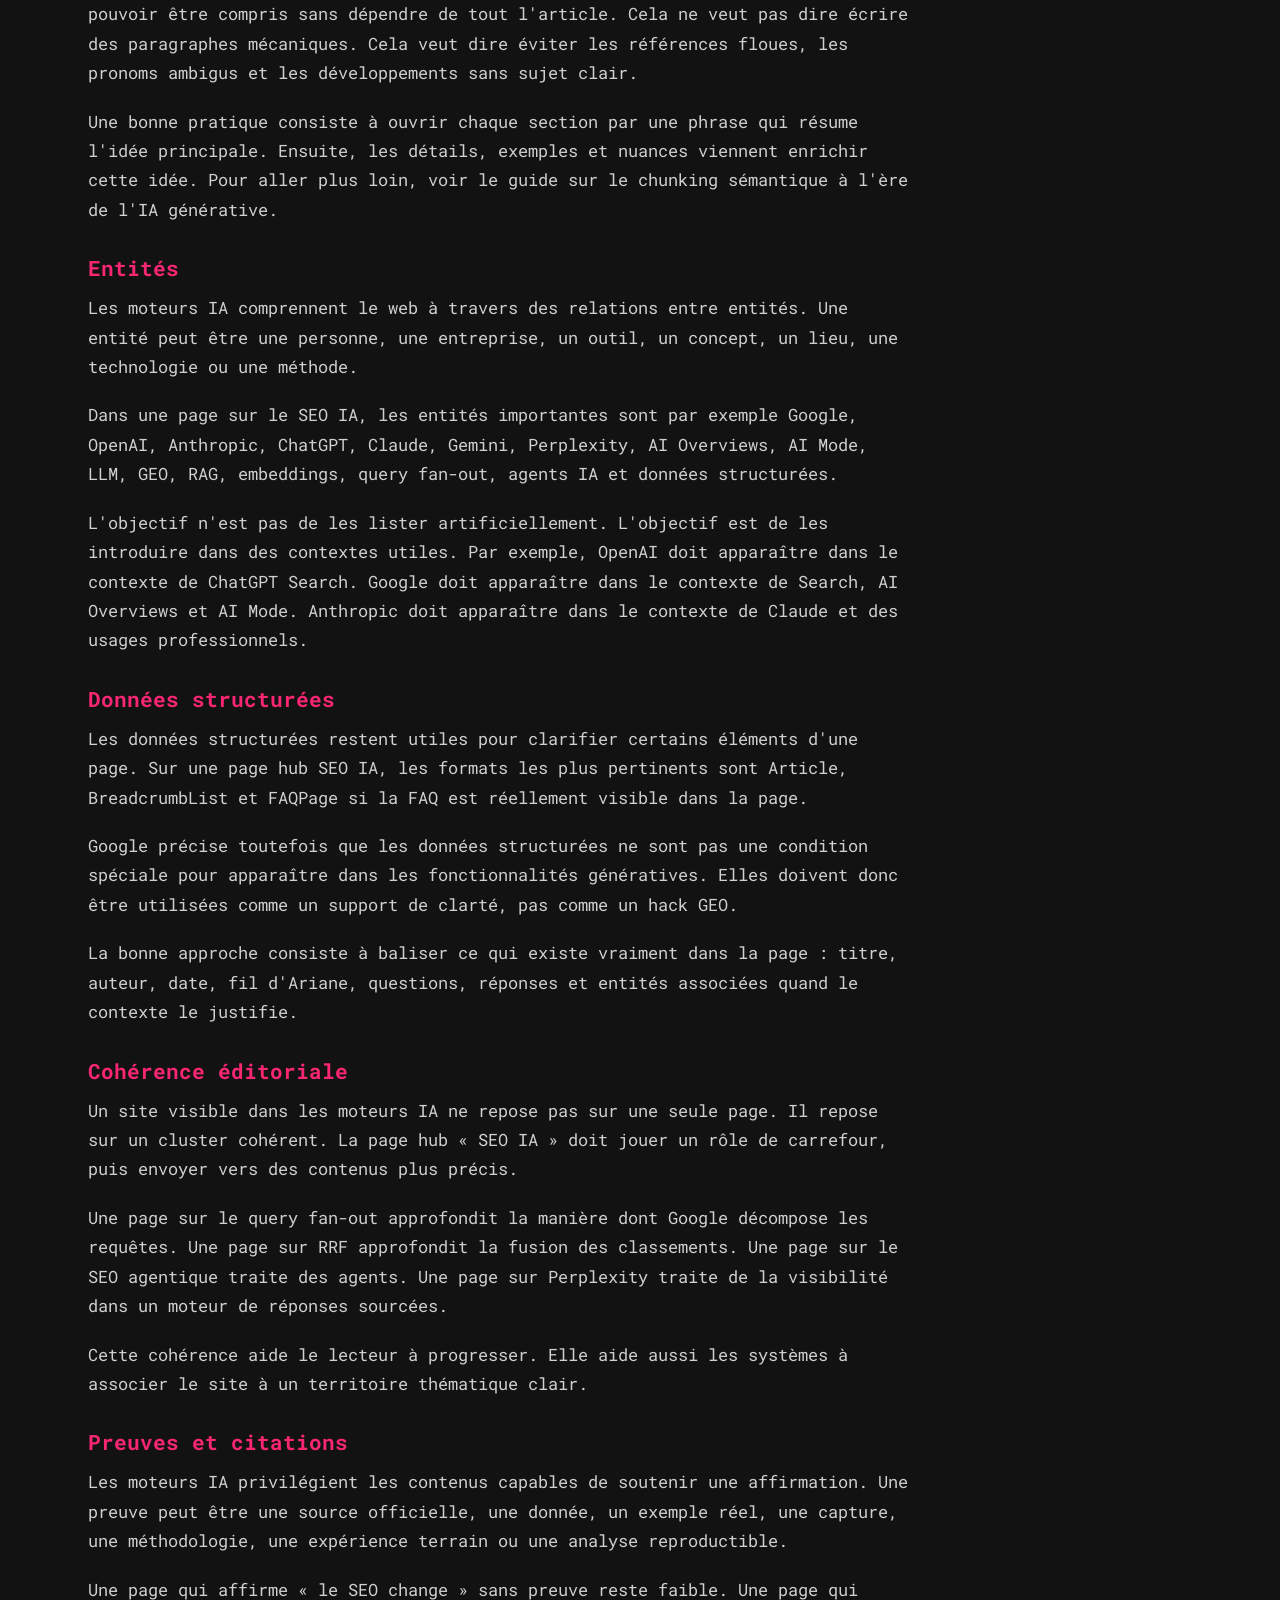
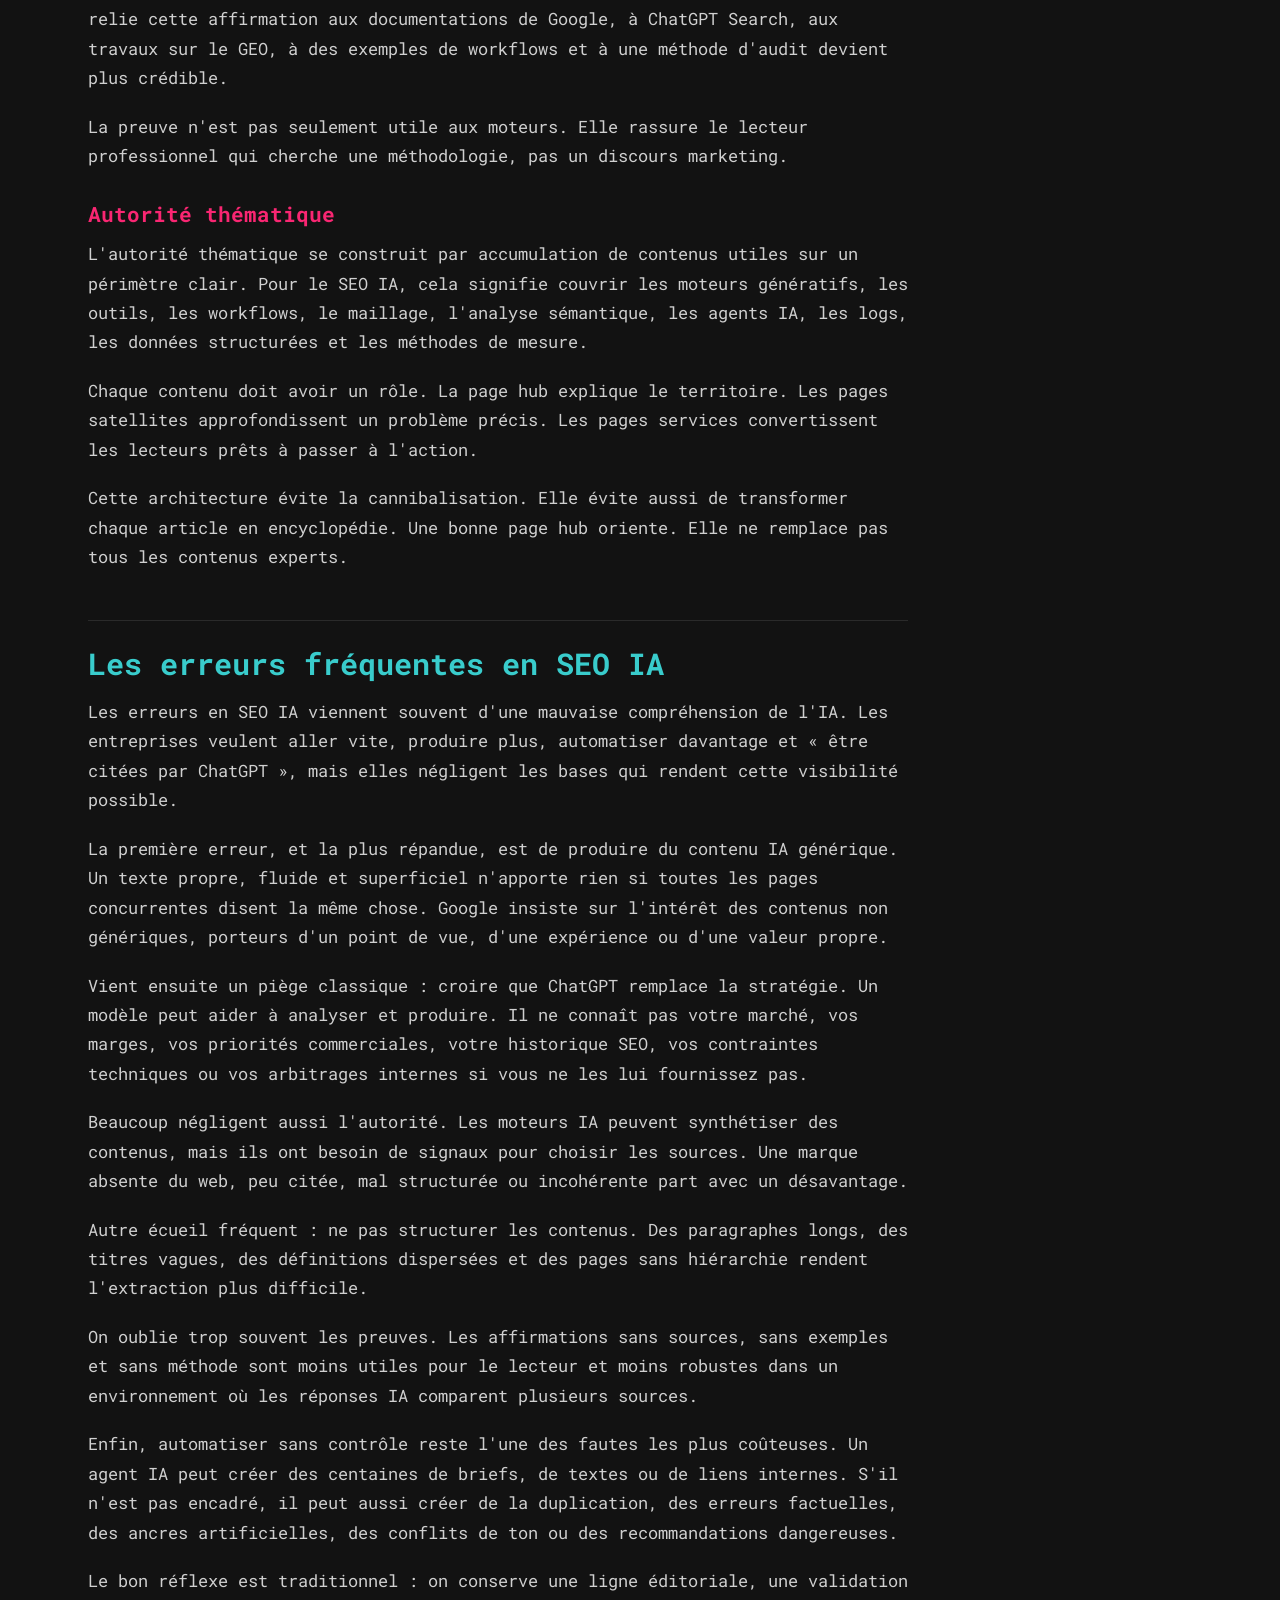
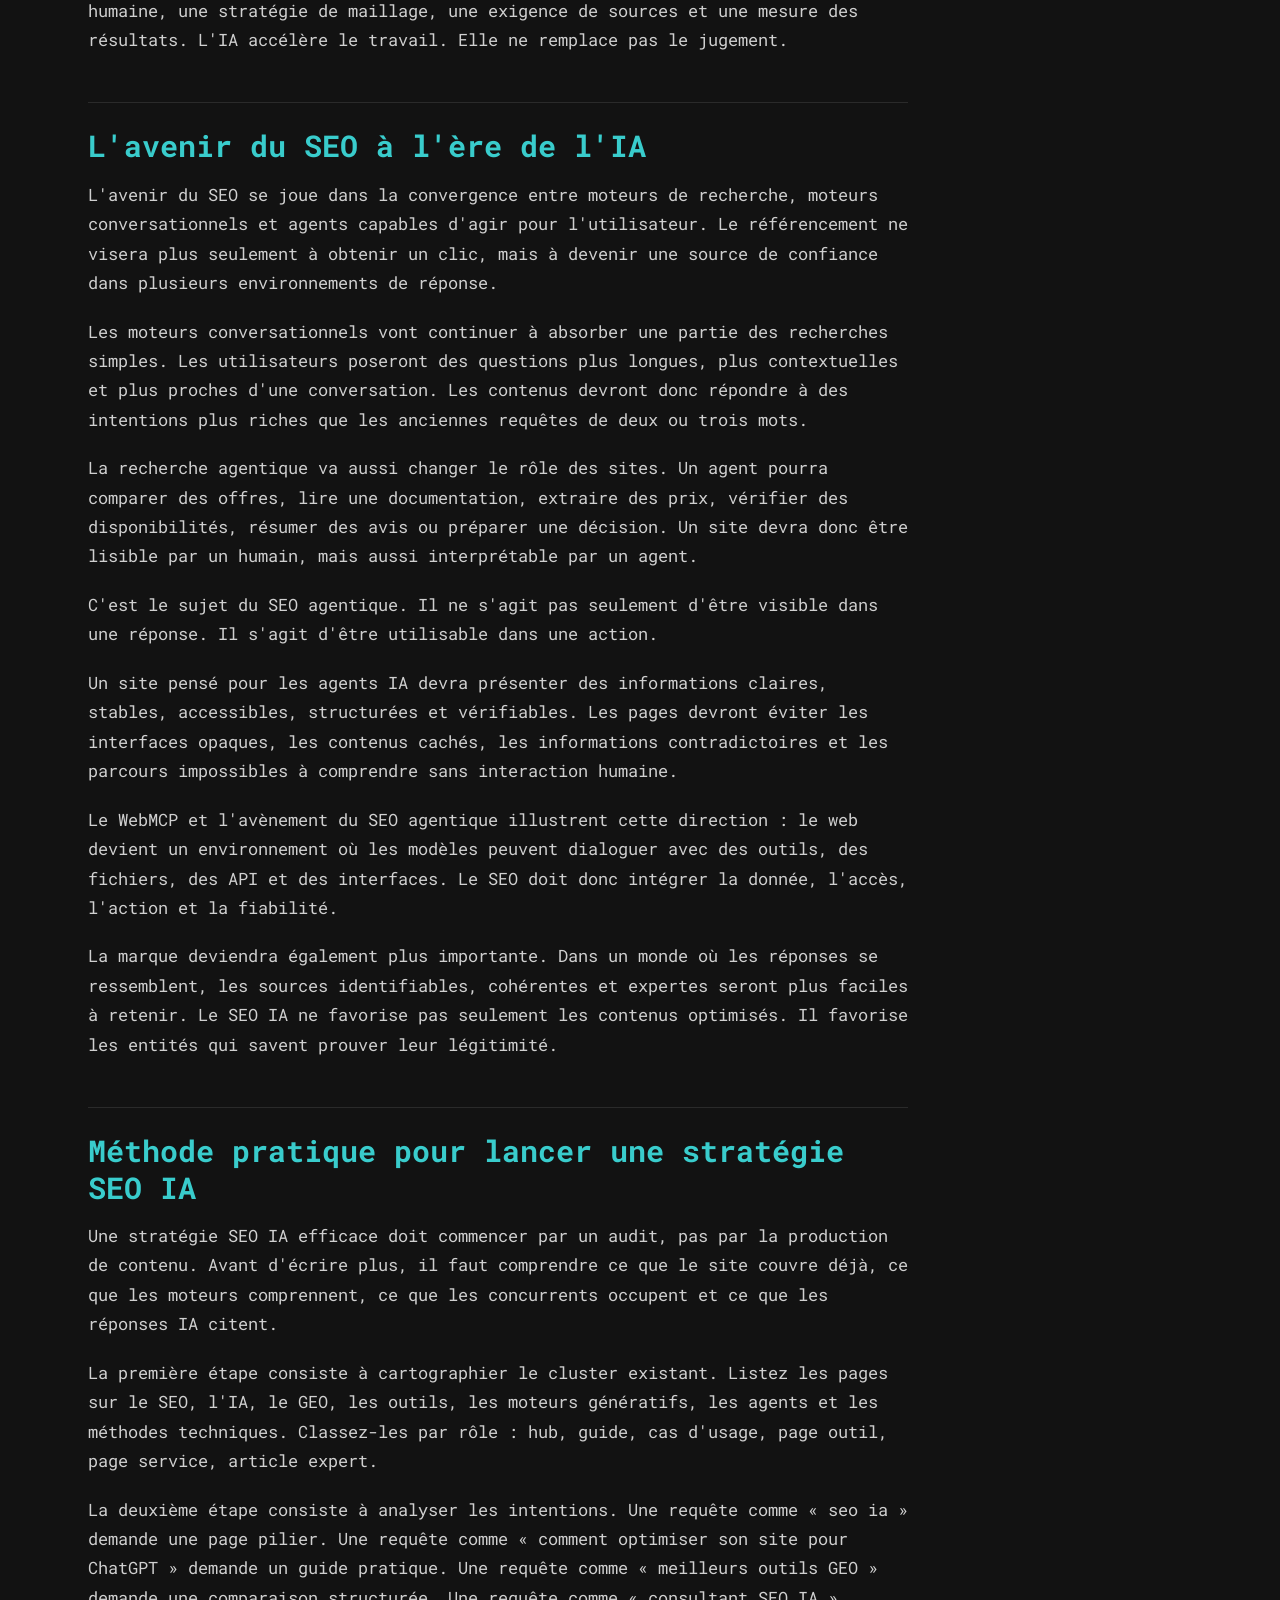
<file: seo-ia.html>
<!DOCTYPE html>
<html lang="fr">
<head>
    <meta charset="UTF-8">
    <meta name="viewport" content="width=device-width, initial-scale=1.0">
    <title>SEO IA : comment l'intelligence artificielle transforme le référencement | Julien Gourdon</title>
    <meta name="description" content="Le SEO IA relie les fondamentaux du référencement naturel aux moteurs génératifs (ChatGPT, AI Overviews, Perplexity). Définition, méthodes, outils, erreurs et méthode pratique.">
    <link href="https://cdn.jsdelivr.net/npm/bootstrap@5.3.3/dist/css/bootstrap.min.css" rel="stylesheet">
    <link rel="preconnect" href="https://fonts.googleapis.com">
    <link rel="preconnect" href="https://fonts.gstatic.com" crossorigin>
    <link href="https://fonts.googleapis.com/css2?family=Roboto+Mono:wght@400;500;700&display=swap" rel="stylesheet">
    <link rel="stylesheet" href="home.css">
</head>
<body>

    <nav class="navbar navbar-expand-lg navbar-dark bg-dark fixed-top">
        <div class="container">
            <a class="navbar-brand" href="index.html">Julien Gourdon</a>
            <button class="navbar-toggler" type="button" data-bs-toggle="collapse" data-bs-target="#navbarNav" aria-controls="navbarNav" aria-expanded="false" aria-label="Toggle navigation">
                <span class="navbar-toggler-icon"></span>
            </button>
            <div class="collapse navbar-collapse" id="navbarNav">
                <ul class="navbar-nav ms-auto">
                    <li class="nav-item"><a class="nav-link" href="index.html#about">À Propos</a></li>
                    <li class="nav-item"><a class="nav-link" href="index.html#services">Services</a></li>
                    <li class="nav-item"><a class="nav-link" href="index.html#methodology">Méthodologie</a></li>
                    <li class="nav-item"><a class="nav-link" href="index.html#expertise">Expertise</a></li>
                    <li class="nav-item"><a class="nav-link nav-link-accent" href="seo-ia.html" aria-current="page">SEO IA</a></li>
                    <li class="nav-item"><a class="nav-link" href="index.html#contact">Contact</a></li>
                </ul>
            </div>
        </div>
    </nav>

    <header class="article-hero">
        <div class="container">
            <div class="row">
                <div class="col-lg-9">
                    <span class="eyebrow">Guide complet</span>
                    <h1>SEO IA : comment l'intelligence artificielle transforme le référencement naturel</h1>
                    <p class="article-intro">Le SEO IA désigne l'ensemble des méthodes qui permettent d'utiliser l'intelligence artificielle pour améliorer le référencement naturel et d'optimiser un site pour être compris, cité et réutilisé par les moteurs IA. Cette double lecture est essentielle. D'un côté, l'IA aide les consultants SEO à rechercher, analyser, structurer, rédiger, auditer et automatiser. De l'autre, Google AI Overviews, AI Mode, ChatGPT Search, Perplexity, Gemini ou Claude transforment la manière dont les internautes accèdent aux réponses.</p>
                </div>
            </div>
        </div>
    </header>

    <main class="py-5">
        <div class="container">
            <div class="row">

                <!-- Table of contents -->
                <aside class="col-lg-3 order-lg-2 mb-4">
                    <nav class="toc-card" aria-label="Sommaire">
                        <h2>Sommaire</h2>
                        <ol>
                            <li><a href="#definition">Qu'est-ce que le SEO IA&nbsp;?</a></li>
                            <li><a href="#pourquoi">Pourquoi le SEO change avec les moteurs IA</a></li>
                            <li><a href="#utiliser-ia">Comment utiliser l'IA pour son SEO</a></li>
                            <li><a href="#seo-geo">SEO vs GEO vs SEO IA</a></li>
                            <li><a href="#outils">Les meilleurs outils SEO IA</a></li>
                            <li><a href="#optimiser">Optimiser son site pour les moteurs IA</a></li>
                            <li><a href="#erreurs">Les erreurs fréquentes</a></li>
                            <li><a href="#avenir">L'avenir du SEO à l'ère de l'IA</a></li>
                            <li><a href="#methode">Méthode pratique</a></li>
                            <li><a href="#faq">Questions fréquentes</a></li>
                            <li><a href="#strategie">Vers une vraie stratégie IA</a></li>
                        </ol>
                    </nav>
                </aside>

                <!-- Article -->
                <article class="col-lg-9 order-lg-1">
                    <div class="article-body mx-auto">

                        <p class="lead-paragraph">Le SEO ne disparaît donc pas. Il change de terrain. Il ne suffit plus d'optimiser une page pour une requête, un titre et quelques liens. Il faut aussi produire des contenus capables d'être extraits en fragments, reliés à des entités, validés par des preuves, compris par des modèles de langage et associés à une marque fiable. C'est là que le SEO IA rejoint le GEO, ou Generative Engine Optimization, c'est-à-dire l'optimisation de la visibilité dans les moteurs génératifs.</p>

                        <h2 id="definition">Qu'est-ce que le SEO IA&nbsp;?</h2>

                        <p>Le SEO IA consiste à relier les fondamentaux du référencement naturel aux usages et aux contraintes des systèmes d'intelligence artificielle. Il couvre à la fois le SEO assisté par IA, l'optimisation pour les moteurs génératifs, la visibilité dans les réponses conversationnelles et la préparation des sites aux agents IA.</p>

                        <p>Une définition simple peut être formulée ainsi : le SEO IA est la discipline qui vise à rendre un contenu trouvable, compréhensible, crédible et réutilisable par les moteurs de recherche classiques, les moteurs génératifs et les assistants IA.</p>

                        <p>Cette définition évite deux confusions fréquentes.</p>

                        <p>La première consiste à croire que le SEO IA se limite à la création de contenu avec ChatGPT ou Claude. C'est une vision trop pauvre. L'IA peut aider à écrire, mais elle peut surtout aider à analyser des SERP, construire des briefs, détecter des intentions, cartographier des entités, auditer un maillage interne, repérer des anomalies dans les logs ou piloter des workflows SEO plus complexes.</p>

                        <p>La seconde consiste à croire que l'optimisation pour les IA serait totalement séparée du SEO classique. C'est faux. Google rappelle dans sa documentation sur les fonctionnalités IA que les bonnes pratiques SEO restent pertinentes pour AI Overviews et AI Mode, et qu'il n'existe pas d'exigence technique spéciale pour y apparaître. En revanche, les formats de réponse, les critères de sélection et les usages changent.</p>

                        <p>Pour comprendre le SEO IA, il faut maîtriser quelques notions clés.</p>

                        <p>Un LLM, ou grand modèle de langage, est un système entraîné à comprendre et générer du texte. Il ne se contente pas de stocker des pages. Il manipule des représentations statistiques du langage et peut produire une réponse synthétique à partir d'un contexte.</p>

                        <p>Un moteur génératif combine généralement recherche d'information, sélection de sources et génération de réponse. Il peut récupérer des documents sur le web, extraire des passages pertinents, puis produire une synthèse avec ou sans citations.</p>

                        <p>Le retrieval désigne la phase de récupération d'informations. Dans un moteur IA, cette phase sert à identifier les sources ou les passages qui vont nourrir la réponse.</p>

                        <p>Les embeddings transforment des mots, phrases ou documents en représentations numériques. Ils permettent de comparer des contenus par proximité sémantique, pas seulement par correspondance exacte de mots-clés.</p>

                        <p>Le query fan-out consiste à décomposer une question en plusieurs sous-requêtes liées. Google explique que cette technique peut être utilisée dans AI Overviews et AI Mode pour explorer plusieurs sous-thèmes et sources avant de construire une réponse.</p>

                        <p>Le Reciprocal Rank Fusion est une méthode de fusion de classements. Elle permet de combiner plusieurs listes de résultats en donnant du poids aux documents bien placés dans différents classements.</p>

                        <p>Ces concepts expliquent pourquoi le moteur de recherche génératif ne fonctionne pas exactement comme une SERP classique. Il ne se contente pas de classer dix liens bleus dans une page de résultats de recherche. Il sélectionne, extrait, synthétise, cite parfois, puis oriente l'utilisateur vers une réponse.</p>

                        <h2 id="pourquoi">Pourquoi le SEO change avec les moteurs IA</h2>

                        <p>Le SEO change parce que les moteurs IA ne se contentent plus d'afficher une liste de pages concurrentes. Ils construisent des réponses à partir de fragments, de sources, d'entités, de signaux de confiance et de relations sémantiques.</p>

                        <h3>Les moteurs ne classent plus seulement des pages</h3>

                        <p>Dans une recherche classique, la page reste l'unité visible du classement. Dans une réponse IA, l'unité utile peut devenir un passage, une définition, une statistique, un tableau, une comparaison, une citation ou une entité.</p>

                        <p>Cela ne veut pas dire que la page perd son importance. La page reste le support indexable, crawlable et partageable. Mais à l'intérieur de cette page, certains blocs deviennent plus facilement récupérables que d'autres.</p>

                        <p>Un paragraphe court qui définit clairement le SEO IA a plus de chances d'être réutilisé qu'un long développement vague. Un tableau qui compare SEO, GEO et SEO IA peut être plus exploitable qu'une série de paragraphes redondants. Une page qui relie ChatGPT, Google AI Mode, Perplexity, les LLM, le retrieval et les données structurées construit un contexte plus robuste qu'une page centrée sur un seul mot-clé.</p>

                        <p>C'est la logique du contenu pensé par chunks. Le contenu doit rester agréable pour l'humain, mais chaque section doit aussi pouvoir être comprise isolément. Un bon chunk répond à une question, porte une idée, nomme ses entités et fournit assez de contexte pour ne pas être ambigu.</p>

                        <h3>Les réponses IA réduisent une partie des clics</h3>

                        <p>Les réponses génératives modifient le parcours de recherche parce qu'elles donnent une synthèse avant le clic. AI Overviews fournit un aperçu de l'information avec des liens pour approfondir. ChatGPT Search propose des réponses conversationnelles avec des sources web. Perplexity a popularisé une expérience centrée sur la réponse sourcée.</p>

                        <p>Cette évolution ne signifie pas que le trafic organique disparaît. Elle signifie que tous les clics ne se valent plus. Les recherches simples, définitionnelles ou très factuelles peuvent être absorbées par la réponse. Les recherches complexes, décisionnelles, comparatives ou professionnelles peuvent au contraire générer des clics plus qualifiés.</p>

                        <p>C'est le sujet développé dans la fin de la dictature du clic. Le SEO IA oblige à suivre autre chose que les sessions organiques brutes. Il faut aussi observer les citations, les mentions, la présence dans les réponses génératives, la visibilité de marque et les requêtes conversationnelles qui apparaissent dans les outils de suivi.</p>

                        <p>Un site peut perdre des clics sur des requêtes informationnelles basiques tout en gagnant en influence si ses contenus sont repris, cités ou utilisés comme sources dans des environnements IA. À l'inverse, un site peut conserver du trafic tout en devenant invisible dans les nouveaux parcours de découverte.</p>

                        <h3>L'autorité devient multi-plateforme</h3>

                        <p>L'autorité ne se construit plus seulement avec des backlinks et un bon historique de domaine. Elle se construit aussi avec des mentions cohérentes, des citations externes, des signaux d'expertise, une présence sur plusieurs plateformes et une identité sémantique claire.</p>

                        <p>Pour un consultant, une marque ou un média, cela change la stratégie. Il ne suffit pas de publier sur son site. Il faut que le nom, les sujets, les preuves et les prises de position soient cohérents sur le web. Les moteurs IA doivent pouvoir associer une entité à un domaine de compétence.</p>

                        <p>C'est pourquoi l'autorité thématique devient centrale. Un site qui publie régulièrement des contenus de blog profonds sur le GEO, le SEO agentique, les moteurs génératifs, le chunking sémantique, l'analyse de logs et l'optimisation LLM envoie un signal plus net qu'un site qui traite ces sujets de manière superficielle et isolée.</p>

                        <p>La cohérence sémantique dans les moteurs de recherche IA renforce ce signal. Les pages doivent se répondre, partager un vocabulaire commun, couvrir les angles complémentaires et éviter les contradictions internes.</p>

                        <h2 id="utiliser-ia">Comment utiliser l'IA pour améliorer son SEO</h2>

                        <p>L'IA devient utile en SEO quand elle est intégrée dans un workflow contrôlé, avec des données fiables, des règles éditoriales claires et une validation humaine. Elle devient dangereuse quand elle sert seulement à produire plus de contenu sans stratégie.</p>

                        <h3>Recherche de mots-clés et intentions</h3>

                        <p>L'IA peut accélérer la recherche de mots-clés en regroupant les requêtes par intention, niveau de maturité, type de SERP et angle éditorial. Elle peut transformer une liste brute issue de Semrush, Ahrefs, Google Search Console ou DataForSEO en clusters exploitables.</p>

                        <p>Le bon usage n'est pas de demander : «&nbsp;donne-moi 100 mots-clés sur le SEO IA&nbsp;». Le bon usage est de fournir un export réel, puis de demander une classification par intention. Par exemple : informationnelle, comparative, transactionnelle légère, technique, outil, tutoriel, problème, décision.</p>

                        <p>Cette approche aide à distinguer les contenus piliers, les contenus satellites et les pages de conversion. Une page comme /article/seo-ia doit capter les requêtes génériques et redistribuer l'autorité vers des contenus plus spécialisés.</p>

                        <h3>Création de briefs éditoriaux</h3>

                        <p>L'IA est particulièrement efficace pour transformer une analyse de SERP, une liste de requêtes et un objectif business en brief structuré. Elle peut proposer les H2, les angles à éviter, les questions à traiter, les exemples à intégrer et les liens internes prioritaires.</p>

                        <p>Mais un brief IA doit être corrigé par un expert. Les modèles ont tendance à produire des plans propres mais trop génériques. Ils oublient parfois l'expérience terrain, les contraintes du site, la cannibalisation ou les pages déjà publiées.</p>

                        <p>Un bon brief SEO IA doit donc intégrer trois niveaux : l'intention réelle de l'utilisateur, le rôle de la page dans le cluster et la preuve d'expertise que la page doit apporter.</p>

                        <h3>Maillage interne</h3>

                        <p>L'IA peut aider à identifier les pages les plus proches sémantiquement d'un contenu. Elle peut comparer les titres, les H1, les embeddings, les ancres existantes et les paragraphes d'insertion possibles.</p>

                        <p>Sur une page hub SEO IA, le maillage interne doit guider le lecteur vers les contenus experts. Par exemple, une section sur l'automatisation peut pointer vers <a href="https://julien-gourdon.fr/article/claude-code-et-seo">Claude Code et SEO</a>. Une section sur les workflows conversationnels peut pointer vers le pilotage SEO conversationnel avec MCP.</p>

                        <p>La règle éditoriale reste simple : chaque lien doit aider le lecteur à approfondir une question précise. Un lien interne n'est pas une décoration SEO. C'est un chemin de lecture.</p>

                        <h3>Analyse de logs</h3>

                        <p>L'IA peut aussi accélérer l'analyse de logs SEO. Elle peut résumer les comportements de crawl, repérer les répertoires peu explorés, identifier les pages orphelines, comparer Googlebot aux autres bots et formuler des hypothèses.</p>

                        <p>L'enjeu est important pour le SEO IA, car les moteurs génératifs restent dépendants de la découverte, de l'indexation et de l'accès technique au contenu. Si une page est lente, mal rendue, bloquée, dupliquée ou rarement crawlée, elle part avec un handicap.</p>

                        <p>Un workflow efficace consiste à combiner un traitement Python ou BigQuery, une analyse statistique, puis une synthèse IA. Pour approfondir cet angle, voir l'<a href="https://julien-gourdon.fr/article/analyse-de-logs-seo">analyse de logs</a> SEO.</p>

                        <h3>Audit sémantique</h3>

                        <p>L'IA permet d'analyser la couverture d'un sujet à grande échelle. Elle peut extraire les entités, repérer les concepts absents, détecter les sections faibles, comparer plusieurs pages concurrentes et proposer des angles complémentaires.</p>

                        <p>Un <a href="https://julien-gourdon.fr/article/audit-semantique-seo">audit sémantique SEO</a> appliqué au SEO IA ne doit pas seulement compter les mots-clés. Il doit vérifier la présence des entités pertinentes : Google, OpenAI, Anthropic, ChatGPT, Claude, Gemini, Perplexity, LLM, retrieval, embeddings, données structurées, moteurs génératifs, agents IA.</p>

                        <p>Il doit aussi vérifier les relations entre ces entités. Par exemple, ChatGPT Search relève de la recherche conversationnelle. Google AI Mode relève de l'évolution de Search vers une expérience plus générative. Perplexity relève des moteurs de réponses sourcées. Claude Code relève davantage des workflows agentiques et de l'automatisation.</p>

                        <h3>Automatisation SEO</h3>

                        <p>L'IA devient vraiment puissante quand elle permet d'automatiser des tâches récurrentes sans perdre le contrôle éditorial. C'est le terrain des agents IA, des scripts Python, des MCP, des connecteurs API et des workflows semi-automatisés.</p>

                        <p>Un agent SEO peut surveiller des pages, détecter une chute d'impressions, analyser une SERP, proposer un correctif, générer un ticket ou préparer un brief. Mais il ne doit pas publier sans validation si l'impact éditorial, technique ou business est important.</p>

                        <p>Le SEO agentique consiste à orchestrer ces tâches avec des garde-fous. L'objectif n'est pas de remplacer le consultant SEO. L'objectif est de libérer du temps sur l'analyse répétitive pour se concentrer sur la stratégie, l'arbitrage et la qualité.</p>

                        <h2 id="seo-geo">SEO vs GEO vs SEO IA : quelles différences&nbsp;?</h2>

                        <p>Le SEO classique, le GEO et le SEO IA ne s'opposent pas. Ils correspondent à trois niveaux d'une même stratégie de visibilité dans un environnement où les moteurs de recherche, les moteurs de réponses et les agents conversationnels coexistent.</p>

                        <div class="table-wrapper">
                            <table>
                                <thead>
                                    <tr><th>Critère</th><th>SEO classique</th><th>GEO</th><th>SEO IA</th></tr>
                                </thead>
                                <tbody>
                                    <tr>
                                        <td>Objectif principal</td>
                                        <td>Positionner des pages dans les résultats organiques</td>
                                        <td>Améliorer la visibilité dans les réponses génératives</td>
                                        <td>Combiner SEO assisté par IA et optimisation pour les moteurs IA</td>
                                    </tr>
                                    <tr>
                                        <td>Unité optimisée</td>
                                        <td>Page, requête, intention, lien</td>
                                        <td>Passage, source, citation, preuve, réponse</td>
                                        <td>Page, chunk, entité, workflow, agent, réputation</td>
                                    </tr>
                                    <tr>
                                        <td>Interfaces concernées</td>
                                        <td>Google Search, Bing, moteurs classiques</td>
                                        <td>AI Overviews, AI Mode, Perplexity, réponses LLM</td>
                                        <td>Google, ChatGPT, Claude, Gemini, Perplexity, outils SEO, agents IA</td>
                                    </tr>
                                    <tr>
                                        <td>Méthodes clés</td>
                                        <td>Technique, contenu, maillage, backlinks</td>
                                        <td>Clarté, citations, preuves, structure, extraction</td>
                                        <td>Automatisation, analyse sémantique, GEO, maillage, données, workflows</td>
                                    </tr>
                                    <tr>
                                        <td>KPI principaux</td>
                                        <td>Positions, clics, impressions, conversions</td>
                                        <td>Mentions, citations, présence dans réponses, part de voix IA</td>
                                        <td>Performance organique, visibilité IA, productivité SEO, qualité éditoriale</td>
                                    </tr>
                                    <tr>
                                        <td>Risque fréquent</td>
                                        <td>Optimiser seulement pour le mot-clé</td>
                                        <td>Chercher des hacks IA fragiles</td>
                                        <td>Automatiser trop vite sans contrôle humain</td>
                                    </tr>
                                </tbody>
                            </table>
                        </div>

                        <p>Le GEO vs SEO est donc un faux duel si on le traite comme un remplacement. Le GEO élargit le SEO vers les réponses génératives. Le SEO IA englobe cette évolution, mais il inclut aussi l'usage de l'IA pour mieux travailler.</p>

                        <p>La méthodologie GEO doit rester ancrée dans la qualité. Le papier de recherche «&nbsp;GEO: Generative Engine Optimization&nbsp;» a popularisé l'idée d'optimiser la visibilité dans les moteurs génératifs, mais cela ne doit pas devenir une course aux recettes. Les moteurs changent, les modèles évoluent, les interfaces varient. Les contenus utiles, structurés, sourcés et différenciés restent plus solides que les tactiques opportunistes.</p>

                        <p>Pour un cas concret, la question «&nbsp;comment être visible sur Perplexity&nbsp;?&nbsp;» n'appelle pas seulement une réponse technique. Elle oblige à produire des contenus sourçables, faciles à citer, alignés avec l'intention de recherche et portés par une autorité identifiable. C'est l'objet de comment être référencé sur Perplexity.</p>

                        <h2 id="outils">Les meilleurs outils SEO IA</h2>

                        <p>Les meilleurs outils SEO IA ne sont pas forcément ceux qui promettent de «&nbsp;faire le SEO à votre place&nbsp;». Ce sont ceux qui améliorent une étape précise du travail : recherche, analyse, rédaction, automatisation, suivi ou mesure de visibilité IA.</p>

                        <h3>Outils de recherche SEO</h3>

                        <p>Ahrefs, Semrush et DataForSEO restent utiles pour collecter des données de mots-clés, de backlinks, de positions, de SERP et de concurrence. L'IA ne remplace pas ces données. Elle aide à les interpréter plus vite.</p>

                        <p>Par exemple, un export de mots-clés peut être regroupé par intention avec un modèle de langage. Un export de backlinks peut être classé par type de source. Une liste de pages concurrentes peut être transformée en matrice d'angles éditoriaux.</p>

                        <h3>IA générative</h3>

                        <p>ChatGPT, Claude et Gemini sont utiles pour générer des hypothèses, reformuler des briefs, structurer des plans, analyser des textes et simuler des parcours utilisateur. Leur valeur dépend de la qualité du contexte fourni.</p>

                        <p>Un prompt isolé donne souvent une réponse moyenne. Un workflow avec données, contraintes, exemples, règles de style et validation produit un résultat beaucoup plus fiable.</p>

                        <p>Pour le SEO, Claude peut être intéressant pour les longs documents, ChatGPT pour les workflows polyvalents et Gemini pour certaines interactions avec l'écosystème Google. Le choix dépend moins du modèle «&nbsp;le plus fort&nbsp;» que de l'usage réel.</p>

                        <h3>SEO agentique</h3>

                        <p>Le SEO agentique utilise des agents capables d'enchaîner plusieurs étapes : lire une page, récupérer des données, analyser, décider, écrire, vérifier, puis proposer une action. Claude Code, les agents personnalisés, les scripts Python et les MCP permettent de construire ce type de chaîne.</p>

                        <p>Le pilotage SEO conversationnel avec MCP illustre cette évolution. Le consultant ne clique plus seulement dans des interfaces. Il dialogue avec des systèmes connectés aux fichiers, aux données et aux outils métier.</p>

                        <h3>Visibilité IA</h3>

                        <p>Les outils de suivi GEO et de visibilité IA cherchent à mesurer la présence d'une marque dans AI Overviews, ChatGPT, Perplexity, Gemini ou d'autres réponses génératives. Le marché évolue vite, mais les grandes familles de mesures sont déjà claires.</p>

                        <p>Il faut suivre les mentions de marque, les citations de pages, les sources concurrentes, les requêtes où la marque apparaît, les requêtes où elle est absente et les formulations utilisées par les moteurs IA.</p>

                        <p>Pour choisir une solution, il faut vérifier trois critères : la transparence de la méthode, la possibilité de suivre des prompts réalistes et la capacité à distinguer citation, mention et simple proximité sémantique. Pour approfondir, voir les meilleurs outils GEO et visibilité IA.</p>

                        <h2 id="optimiser">Comment optimiser son site pour les moteurs IA</h2>

                        <p>Améliorer sa visibilité dans les moteurs IA demande de rendre l'information plus accessible, plus structurée, plus fiable et plus facile à associer à une entité. Ce travail repose sur les fondamentaux SEO, mais il demande une attention plus forte à la granularité du contenu.</p>

                        <h3>Structuration sémantique</h3>

                        <p>Une page optimisée pour le SEO IA doit avoir une structure claire. Le H1 porte la promesse principale. Les H2 couvrent les grandes questions. Les H3 facilitent la navigation dans les sous-thèmes. Les paragraphes répondent chacun à une idée identifiable.</p>

                        <p>Cette structure aide le lecteur. Elle aide aussi les systèmes qui extraient ou résument l'information. Un moteur IA comprend mieux une page qui distingue définition, méthode, comparaison, erreurs, outils et FAQ qu'un texte linéaire sans balisage clair.</p>

                        <h3>Chunking</h3>

                        <p>Le chunking consiste à penser le contenu en blocs autonomes. Chaque bloc doit pouvoir être compris sans dépendre de tout l'article. Cela ne veut pas dire écrire des paragraphes mécaniques. Cela veut dire éviter les références floues, les pronoms ambigus et les développements sans sujet clair.</p>

                        <p>Une bonne pratique consiste à ouvrir chaque section par une phrase qui résume l'idée principale. Ensuite, les détails, exemples et nuances viennent enrichir cette idée. Pour aller plus loin, voir le guide sur le chunking sémantique à l'ère de l'IA générative.</p>

                        <h3>Entités</h3>

                        <p>Les moteurs IA comprennent le web à travers des relations entre entités. Une entité peut être une personne, une entreprise, un outil, un concept, un lieu, une technologie ou une méthode.</p>

                        <p>Dans une page sur le SEO IA, les entités importantes sont par exemple Google, OpenAI, Anthropic, ChatGPT, Claude, Gemini, Perplexity, AI Overviews, AI Mode, LLM, GEO, RAG, embeddings, query fan-out, agents IA et données structurées.</p>

                        <p>L'objectif n'est pas de les lister artificiellement. L'objectif est de les introduire dans des contextes utiles. Par exemple, OpenAI doit apparaître dans le contexte de ChatGPT Search. Google doit apparaître dans le contexte de Search, AI Overviews et AI Mode. Anthropic doit apparaître dans le contexte de Claude et des usages professionnels.</p>

                        <h3>Données structurées</h3>

                        <p>Les données structurées restent utiles pour clarifier certains éléments d'une page. Sur une page hub SEO IA, les formats les plus pertinents sont Article, BreadcrumbList et FAQPage si la FAQ est réellement visible dans la page.</p>

                        <p>Google précise toutefois que les données structurées ne sont pas une condition spéciale pour apparaître dans les fonctionnalités génératives. Elles doivent donc être utilisées comme un support de clarté, pas comme un hack GEO.</p>

                        <p>La bonne approche consiste à baliser ce qui existe vraiment dans la page : titre, auteur, date, fil d'Ariane, questions, réponses et entités associées quand le contexte le justifie.</p>

                        <h3>Cohérence éditoriale</h3>

                        <p>Un site visible dans les moteurs IA ne repose pas sur une seule page. Il repose sur un cluster cohérent. La page hub «&nbsp;SEO IA&nbsp;» doit jouer un rôle de carrefour, puis envoyer vers des contenus plus précis.</p>

                        <p>Une page sur le query fan-out approfondit la manière dont Google décompose les requêtes. Une page sur RRF approfondit la fusion des classements. Une page sur le SEO agentique traite des agents. Une page sur Perplexity traite de la visibilité dans un moteur de réponses sourcées.</p>

                        <p>Cette cohérence aide le lecteur à progresser. Elle aide aussi les systèmes à associer le site à un territoire thématique clair.</p>

                        <h3>Preuves et citations</h3>

                        <p>Les moteurs IA privilégient les contenus capables de soutenir une affirmation. Une preuve peut être une source officielle, une donnée, un exemple réel, une capture, une méthodologie, une expérience terrain ou une analyse reproductible.</p>

                        <p>Une page qui affirme «&nbsp;le SEO change&nbsp;» sans preuve reste faible. Une page qui relie cette affirmation aux documentations de Google, à ChatGPT Search, aux travaux sur le GEO, à des exemples de workflows et à une méthode d'audit devient plus crédible.</p>

                        <p>La preuve n'est pas seulement utile aux moteurs. Elle rassure le lecteur professionnel qui cherche une méthodologie, pas un discours marketing.</p>

                        <h3>Autorité thématique</h3>

                        <p>L'autorité thématique se construit par accumulation de contenus utiles sur un périmètre clair. Pour le SEO IA, cela signifie couvrir les moteurs génératifs, les outils, les workflows, le maillage, l'analyse sémantique, les agents IA, les logs, les données structurées et les méthodes de mesure.</p>

                        <p>Chaque contenu doit avoir un rôle. La page hub explique le territoire. Les pages satellites approfondissent un problème précis. Les pages services convertissent les lecteurs prêts à passer à l'action.</p>

                        <p>Cette architecture évite la cannibalisation. Elle évite aussi de transformer chaque article en encyclopédie. Une bonne page hub oriente. Elle ne remplace pas tous les contenus experts.</p>

                        <h2 id="erreurs">Les erreurs fréquentes en SEO IA</h2>

                        <p>Les erreurs en SEO IA viennent souvent d'une mauvaise compréhension de l'IA. Les entreprises veulent aller vite, produire plus, automatiser davantage et «&nbsp;être citées par ChatGPT&nbsp;», mais elles négligent les bases qui rendent cette visibilité possible.</p>

                        <p>La première erreur, et la plus répandue, est de produire du contenu IA générique. Un texte propre, fluide et superficiel n'apporte rien si toutes les pages concurrentes disent la même chose. Google insiste sur l'intérêt des contenus non génériques, porteurs d'un point de vue, d'une expérience ou d'une valeur propre.</p>

                        <p>Vient ensuite un piège classique : croire que ChatGPT remplace la stratégie. Un modèle peut aider à analyser et produire. Il ne connaît pas votre marché, vos marges, vos priorités commerciales, votre historique SEO, vos contraintes techniques ou vos arbitrages internes si vous ne les lui fournissez pas.</p>

                        <p>Beaucoup négligent aussi l'autorité. Les moteurs IA peuvent synthétiser des contenus, mais ils ont besoin de signaux pour choisir les sources. Une marque absente du web, peu citée, mal structurée ou incohérente part avec un désavantage.</p>

                        <p>Autre écueil fréquent : ne pas structurer les contenus. Des paragraphes longs, des titres vagues, des définitions dispersées et des pages sans hiérarchie rendent l'extraction plus difficile.</p>

                        <p>On oublie trop souvent les preuves. Les affirmations sans sources, sans exemples et sans méthode sont moins utiles pour le lecteur et moins robustes dans un environnement où les réponses IA comparent plusieurs sources.</p>

                        <p>Enfin, automatiser sans contrôle reste l'une des fautes les plus coûteuses. Un agent IA peut créer des centaines de briefs, de textes ou de liens internes. S'il n'est pas encadré, il peut aussi créer de la duplication, des erreurs factuelles, des ancres artificielles, des conflits de ton ou des recommandations dangereuses.</p>

                        <p>Le bon réflexe est traditionnel : on conserve une ligne éditoriale, une validation humaine, une stratégie de maillage, une exigence de sources et une mesure des résultats. L'IA accélère le travail. Elle ne remplace pas le jugement.</p>

                        <h2 id="avenir">L'avenir du SEO à l'ère de l'IA</h2>

                        <p>L'avenir du SEO se joue dans la convergence entre moteurs de recherche, moteurs conversationnels et agents capables d'agir pour l'utilisateur. Le référencement ne visera plus seulement à obtenir un clic, mais à devenir une source de confiance dans plusieurs environnements de réponse.</p>

                        <p>Les moteurs conversationnels vont continuer à absorber une partie des recherches simples. Les utilisateurs poseront des questions plus longues, plus contextuelles et plus proches d'une conversation. Les contenus devront donc répondre à des intentions plus riches que les anciennes requêtes de deux ou trois mots.</p>

                        <p>La recherche agentique va aussi changer le rôle des sites. Un agent pourra comparer des offres, lire une documentation, extraire des prix, vérifier des disponibilités, résumer des avis ou préparer une décision. Un site devra donc être lisible par un humain, mais aussi interprétable par un agent.</p>

                        <p>C'est le sujet du SEO agentique. Il ne s'agit pas seulement d'être visible dans une réponse. Il s'agit d'être utilisable dans une action.</p>

                        <p>Un site pensé pour les agents IA devra présenter des informations claires, stables, accessibles, structurées et vérifiables. Les pages devront éviter les interfaces opaques, les contenus cachés, les informations contradictoires et les parcours impossibles à comprendre sans interaction humaine.</p>

                        <p>Le WebMCP et l'avènement du SEO agentique illustrent cette direction : le web devient un environnement où les modèles peuvent dialoguer avec des outils, des fichiers, des API et des interfaces. Le SEO doit donc intégrer la donnée, l'accès, l'action et la fiabilité.</p>

                        <p>La marque deviendra également plus importante. Dans un monde où les réponses se ressemblent, les sources identifiables, cohérentes et expertes seront plus faciles à retenir. Le SEO IA ne favorise pas seulement les contenus optimisés. Il favorise les entités qui savent prouver leur légitimité.</p>

                        <h2 id="methode">Méthode pratique pour lancer une stratégie SEO IA</h2>

                        <p>Une stratégie SEO IA efficace doit commencer par un audit, pas par la production de contenu. Avant d'écrire plus, il faut comprendre ce que le site couvre déjà, ce que les moteurs comprennent, ce que les concurrents occupent et ce que les réponses IA citent.</p>

                        <p>La première étape consiste à cartographier le cluster existant. Listez les pages sur le SEO, l'IA, le GEO, les outils, les moteurs génératifs, les agents et les méthodes techniques. Classez-les par rôle : hub, guide, cas d'usage, page outil, page service, article expert.</p>

                        <p>La deuxième étape consiste à analyser les intentions. Une requête comme «&nbsp;seo ia&nbsp;» demande une page pilier. Une requête comme «&nbsp;comment optimiser son site pour ChatGPT&nbsp;» demande un guide pratique. Une requête comme «&nbsp;meilleurs outils GEO&nbsp;» demande une comparaison structurée. Une requête comme «&nbsp;consultant SEO IA&nbsp;» demande une page de conversion.</p>

                        <p>La troisième étape consiste à identifier les trous sémantiques. Le site couvre-t-il ChatGPT Search&nbsp;? Perplexity&nbsp;? Google AI Mode&nbsp;? Le query fan-out&nbsp;? Les agents IA&nbsp;? Les données structurées&nbsp;? L'analyse de logs&nbsp;? Les citations LLM&nbsp;? Les preuves d'autorité&nbsp;?</p>

                        <p>La quatrième étape consiste à renforcer les pages existantes. Ajoutez des définitions courtes, des exemples, des tableaux, des sources, des FAQ, des liens internes et des blocs plus facilement extractibles.</p>

                        <p>La cinquième étape consiste à mesurer. Suivez les positions organiques, les impressions, les clics, les mentions de marque dans les réponses IA, les citations de pages, la part de voix face aux concurrents et la qualité des conversions.</p>

                        <p>La sixième étape consiste à automatiser prudemment. Les workflows IA doivent d'abord assister l'audit, le brief, le maillage, la veille et l'analyse. La publication automatique doit rester l'exception, surtout sur les sujets stratégiques.</p>

                        <div class="faq-block">
                            <h2 id="faq">Questions fréquentes sur le SEO IA</h2>

                            <h3>Qu'est-ce que le SEO IA&nbsp;?</h3>
                            <p>Le SEO IA est l'ensemble des méthodes qui permettent d'utiliser l'intelligence artificielle pour améliorer le référencement naturel et d'optimiser un site pour les moteurs génératifs, les LLM et les assistants conversationnels.</p>

                            <h3>Quelle différence entre SEO et GEO&nbsp;?</h3>
                            <p>Le SEO vise principalement la visibilité dans les moteurs de recherche classiques. Le GEO vise la visibilité dans les réponses générées par des moteurs IA. En pratique, le GEO prolonge le SEO plutôt qu'il ne le remplace.</p>

                            <h3>Comment optimiser son site pour ChatGPT&nbsp;?</h3>
                            <p>Pour optimiser un site pour ChatGPT et les systèmes similaires, il faut produire des contenus clairs, sourcés, structurés, accessibles au crawl, associés à des entités identifiables et cohérents avec le reste du web. Il faut aussi travailler la notoriété de marque et les mentions externes.</p>

                            <h3>Les moteurs IA vont-ils remplacer Google&nbsp;?</h3>
                            <p>Les moteurs IA ne remplacent pas entièrement Google, mais ils changent les usages. Google intègre lui-même des fonctionnalités génératives avec AI Overviews et AI Mode. La recherche devient plus hybride, entre SERP classique, réponse synthétique et dialogue conversationnel.</p>

                            <h3>Quels outils IA utiliser pour le SEO&nbsp;?</h3>
                            <p>Les outils utiles dépendent du besoin. ChatGPT, Claude et Gemini peuvent aider à analyser et structurer. Ahrefs, Semrush et DataForSEO restent utiles pour les données SEO. Les outils GEO servent à suivre les mentions, citations et présences dans les réponses IA.</p>

                            <h3>Peut-on automatiser le SEO avec des agents IA&nbsp;?</h3>
                            <p>Oui, certaines tâches SEO peuvent être automatisées avec des agents IA : veille, briefs, analyse de logs, maillage interne, clustering, détection d'anomalies ou préparation d'audits. La validation humaine reste indispensable pour la stratégie, la qualité et les décisions sensibles.</p>

                            <h3>Le contenu généré par IA peut-il se positionner&nbsp;?</h3>
                            <p>Un contenu assisté par IA peut se positionner s'il est utile, fiable, original, bien structuré et validé. Un contenu générique produit en masse sans valeur ajoutée a beaucoup moins de chances de performer durablement.</p>

                            <h3>Faut-il créer un fichier llms.txt pour le SEO IA&nbsp;?</h3>
                            <p>Un fichier llms.txt peut être testé dans certains contextes, mais Google indique qu'il n'est pas nécessaire de créer un fichier spécial ou un balisage spécifique pour apparaître dans ses fonctionnalités génératives. Les fondamentaux SEO restent prioritaires.</p>
                        </div>

                        <h2 id="strategie">Passer du SEO assisté par IA à une vraie stratégie de visibilité IA</h2>

                        <p>Le SEO IA n'est pas une mode ajoutée au référencement naturel. C'est l'évolution logique d'un métier qui a toujours consisté à rendre l'information accessible, compréhensible, utile et digne de confiance.</p>

                        <p>Les fondamentaux restent en place : crawl, indexation, technique, contenu, maillage, popularité, intention, expérience utilisateur. Ce qui change, c'est la manière dont les moteurs sélectionnent, synthétisent et présentent les réponses.</p>

                        <p>Une stratégie solide doit donc tenir ensemble trois niveaux. Le premier est le SEO classique, parce qu'un contenu invisible, lent ou mal structuré reste fragile. Le deuxième est le GEO, parce que les réponses génératives deviennent un nouvel espace de visibilité. Le troisième est le SEO agentique, parce que les assistants ne vont pas seulement répondre, mais aussi agir.</p>

                        <p>Si votre site doit devenir visible dans Google, ChatGPT, Perplexity, Gemini, Claude et les moteurs génératifs, commencez par un audit de présence IA. Analysez vos contenus, vos entités, vos citations, votre maillage et vos angles morts. Ensuite seulement, construisez une feuille de route SEO IA capable de relier visibilité organique, autorité thématique et performance business.</p>

                        <div class="article-cta">
                            <h2>Besoin d'un diagnostic précis&nbsp;?</h2>
                            <p>Un audit GEO ou un accompagnement SEO IA permet d'identifier les pages à renforcer, les contenus à créer, les signaux d'autorité à développer et les workflows IA à mettre en place sans sacrifier la qualité éditoriale.</p>
                            <a href="https://julien-gourdon.fr" class="btn btn-primary btn-lg">Contactez-moi</a>
                        </div>

                    </div>
                </article>

            </div>
        </div>
    </main>

    <footer class="py-4 bg-dark text-white">
        <div class="container text-center">
            <p>&copy; 2025 Julien Gourdon. Tous droits réservés.</p>
        </div>
    </footer>

    <script src="https://cdn.jsdelivr.net/npm/bootstrap@5.3.3/dist/js/bootstrap.bundle.min.js"></script>
</body>
</html>
</file>
<file: home.css>
body {
    background-color: #121212;
    color: #E0E0E0; /* Softer white for terminal feel */
    font-family: 'Roboto Mono', monospace;
}

.navbar-dark .navbar-brand {
    color: #E0E0E0;
    font-weight: bold;
}

.navbar-dark .navbar-nav .nav-link {
    color: #E0E0E0;
    transition: color 0.3s;
}
.navbar-dark .navbar-nav .nav-link:hover, .navbar-dark .navbar-brand:hover {
    color: #39CCCC;
}

.hero-section {
    background: linear-gradient(rgba(0, 0, 0, 0.7), rgba(0, 0, 0, 0.7)), url('https://source.unsplash.com/random/1920x1080/?technology,abstract');
    background-size: cover;
    background-position: center;
    height: 100vh;
    display: flex;
    align-items: center;
    justify-content: center;
}

.hero-section h1 {
    font-size: 4rem;
    font-weight: 700;
    text-shadow: 2px 2px 4px rgba(0,0,0,0.5);
    color: #39CCCC; /* Vibrant cyan accent */
}

.section-heading {
    font-size: 2.5rem;
    margin-bottom: 1rem;
    text-transform: uppercase;
    letter-spacing: 2px;
    color: #39CCCC; /* Vibrant cyan accent */
}

/* Make text in light sections dark */
.bg-light .section-heading,
.bg-light p {
    color: #121212;
}

.text-muted {
    color: #a0a0a0 !important; /* Lighter muted color for dark bg */
}

.card {
    background-color: #1e1e1e;
    border: 1px solid #333;
    transition: transform 0.3s;
}

.card .card-title {
    color: #39CCCC; /* Vibrant cyan accent */
}

.card .card-text {
    color: #a0a0a0;
}

#expertise h4 {
    color: #F92672; /* Pink/Magenta for subheadings */
}

#expertise ul.skills-list li {
    color: #E6DB74; /* Yellow for list items */
}

.methodology-list {
    list-style: none;
    padding-left: 0;
    counter-reset: methodology-counter;
}

.methodology-list li {
    margin-bottom: 1.5rem;
    padding-left: 2.5rem;
    position: relative;
}

.methodology-list li::before {
    content: counter(methodology-counter);
    counter-increment: methodology-counter;
    position: absolute;
    left: 0;
    top: 0;
    color: #F92672;
    font-weight: bold;
    font-size: 1.5rem;
    line-height: 1;
}

.methodology-list li strong {
    color: #39CCCC;
}

.methodology-card {
    background-color: #1e1e1e;
    border: 1px solid #333;
    transition: transform 0.3s;
    position: relative;
    overflow: hidden;
}

.methodology-card .card-title {
    color: #F92672;
}

.methodology-step-number {
    position: absolute;
    top: -10px;
    right: 10px;
    font-size: 4rem;
    font-weight: bold;
    color: rgba(255, 255, 255, 0.05);
    z-index: 0;
}

.card:hover {
    transform: translateY(-10px);
}

.btn-primary {
    background-color: #39CCCC;
    border-color: #39CCCC;
    color: #121212; /* Dark text on bright button */
    font-weight: bold;
}

.btn-primary:hover {
    background-color: #2bb8b8; /* Slightly darker cyan on hover */
    border-color: #2bb8b8;
    color: #121212;
}

#hero .btn-primary {
    background-color: #F92672;
    border-color: #F92672;
}

#hero .btn-primary:hover {
    background-color: #d81b60;
    border-color: #d81b60;
}

/* Adjust contact form for light background */
#contact.bg-light form {
    background-color: #ffffff;
    padding: 2rem;
    border-radius: 10px;
    border: 1px solid #ddd;
}

footer {
    margin-top: 2rem;
}

/* === Accent nav link (e.g. SEO IA) === */
.navbar-dark .navbar-nav .nav-link.nav-link-accent {
    color: #F92672;
    font-weight: bold;
}
.navbar-dark .navbar-nav .nav-link.nav-link-accent:hover {
    color: #39CCCC;
}

/* =========================================================
   Article page (seo-ia.html) — coherent terminal theme
   ========================================================= */
.article-hero {
    background:
        radial-gradient(circle at 20% 20%, rgba(57, 204, 204, 0.12), transparent 40%),
        radial-gradient(circle at 80% 0%, rgba(249, 38, 114, 0.12), transparent 45%),
        #121212;
    padding: 9rem 0 4rem;
    border-bottom: 1px solid #333;
}

.article-hero .eyebrow {
    display: inline-block;
    font-size: 0.85rem;
    letter-spacing: 3px;
    text-transform: uppercase;
    color: #F92672;
    margin-bottom: 1rem;
}

.article-hero h1 {
    font-size: 2.8rem;
    font-weight: 700;
    color: #39CCCC;
    line-height: 1.2;
    text-shadow: 2px 2px 4px rgba(0, 0, 0, 0.4);
}

.article-hero .article-intro {
    color: #c0c0c0;
    font-size: 1.1rem;
    max-width: 760px;
}

/* Sticky table of contents */
.toc-card {
    background-color: #1e1e1e;
    border: 1px solid #333;
    border-radius: 10px;
    padding: 1.5rem;
    position: sticky;
    top: 90px;
}

.toc-card h2 {
    font-size: 0.9rem;
    text-transform: uppercase;
    letter-spacing: 2px;
    color: #F92672;
    margin-bottom: 1rem;
}

.toc-card ol {
    list-style: none;
    counter-reset: toc;
    padding-left: 0;
    margin: 0;
}

.toc-card li {
    counter-increment: toc;
    margin-bottom: 0.6rem;
    line-height: 1.3;
}

.toc-card li a {
    color: #a0a0a0;
    text-decoration: none;
    font-size: 0.9rem;
    transition: color 0.2s;
}

.toc-card li a::before {
    content: counter(toc, decimal-leading-zero) ". ";
    color: #39CCCC;
    font-weight: bold;
}

.toc-card li a:hover {
    color: #39CCCC;
}

/* Article body */
.article-body {
    max-width: 820px;
    font-size: 1.05rem;
    line-height: 1.75;
}

.article-body h2 {
    color: #39CCCC;
    font-size: 1.9rem;
    font-weight: 700;
    margin-top: 3rem;
    margin-bottom: 1rem;
    padding-top: 1.5rem;
    border-top: 1px solid #2a2a2a;
    scroll-margin-top: 90px;
}

.article-body h3 {
    color: #F92672;
    font-size: 1.3rem;
    font-weight: 700;
    margin-top: 2rem;
    margin-bottom: 0.75rem;
}

.article-body p {
    color: #d0d0d0;
    margin-bottom: 1.2rem;
}

.article-body a:not(.btn) {
    color: #39CCCC;
    text-decoration: underline;
    text-underline-offset: 3px;
}

.article-body a:not(.btn):hover {
    color: #E6DB74;
}

.article-body strong {
    color: #E6DB74;
}

/* Lead paragraph just under each H1/intro */
.article-body .lead-paragraph {
    font-size: 1.15rem;
    color: #E0E0E0;
    border-left: 3px solid #F92672;
    padding-left: 1.25rem;
    margin-bottom: 2rem;
}

/* Comparison table */
.article-body .table-wrapper {
    overflow-x: auto;
    margin: 1.5rem 0 2rem;
    border-radius: 10px;
    border: 1px solid #333;
}

.article-body table {
    width: 100%;
    border-collapse: collapse;
    font-size: 0.92rem;
    background-color: #1a1a1a;
    margin: 0;
}

.article-body table th {
    background-color: #1e1e1e;
    color: #39CCCC;
    text-align: left;
    padding: 0.9rem;
    border-bottom: 2px solid #F92672;
    text-transform: uppercase;
    letter-spacing: 1px;
    font-size: 0.8rem;
}

.article-body table td {
    padding: 0.9rem;
    border-bottom: 1px solid #2a2a2a;
    border-right: 1px solid #2a2a2a;
    color: #c0c0c0;
    vertical-align: top;
}

.article-body table td:first-child {
    color: #E6DB74;
    font-weight: 500;
}

.article-body table tr:hover td {
    background-color: #232323;
}

/* FAQ block accent */
.faq-block h3 {
    background: linear-gradient(90deg, rgba(57, 204, 204, 0.08), transparent);
    padding: 0.6rem 0.9rem;
    border-left: 3px solid #39CCCC;
    border-radius: 4px;
}

/* End-of-article CTA */
.article-cta {
    background:
        radial-gradient(circle at 80% 50%, rgba(249, 38, 114, 0.15), transparent 50%),
        #1a1a1a;
    border: 1px solid #333;
    border-radius: 14px;
    padding: 2.5rem;
    margin: 3.5rem 0 1rem;
    text-align: center;
}

.article-cta h2 {
    border: none;
    padding: 0;
    margin-top: 0;
    color: #39CCCC;
}

.article-cta p {
    color: #c0c0c0;
    max-width: 620px;
    margin: 0 auto 1.5rem;
}

@media (max-width: 991px) {
    .article-hero h1 { font-size: 2.1rem; }
    .toc-card { position: static; margin-bottom: 2rem; }
}
</file>
